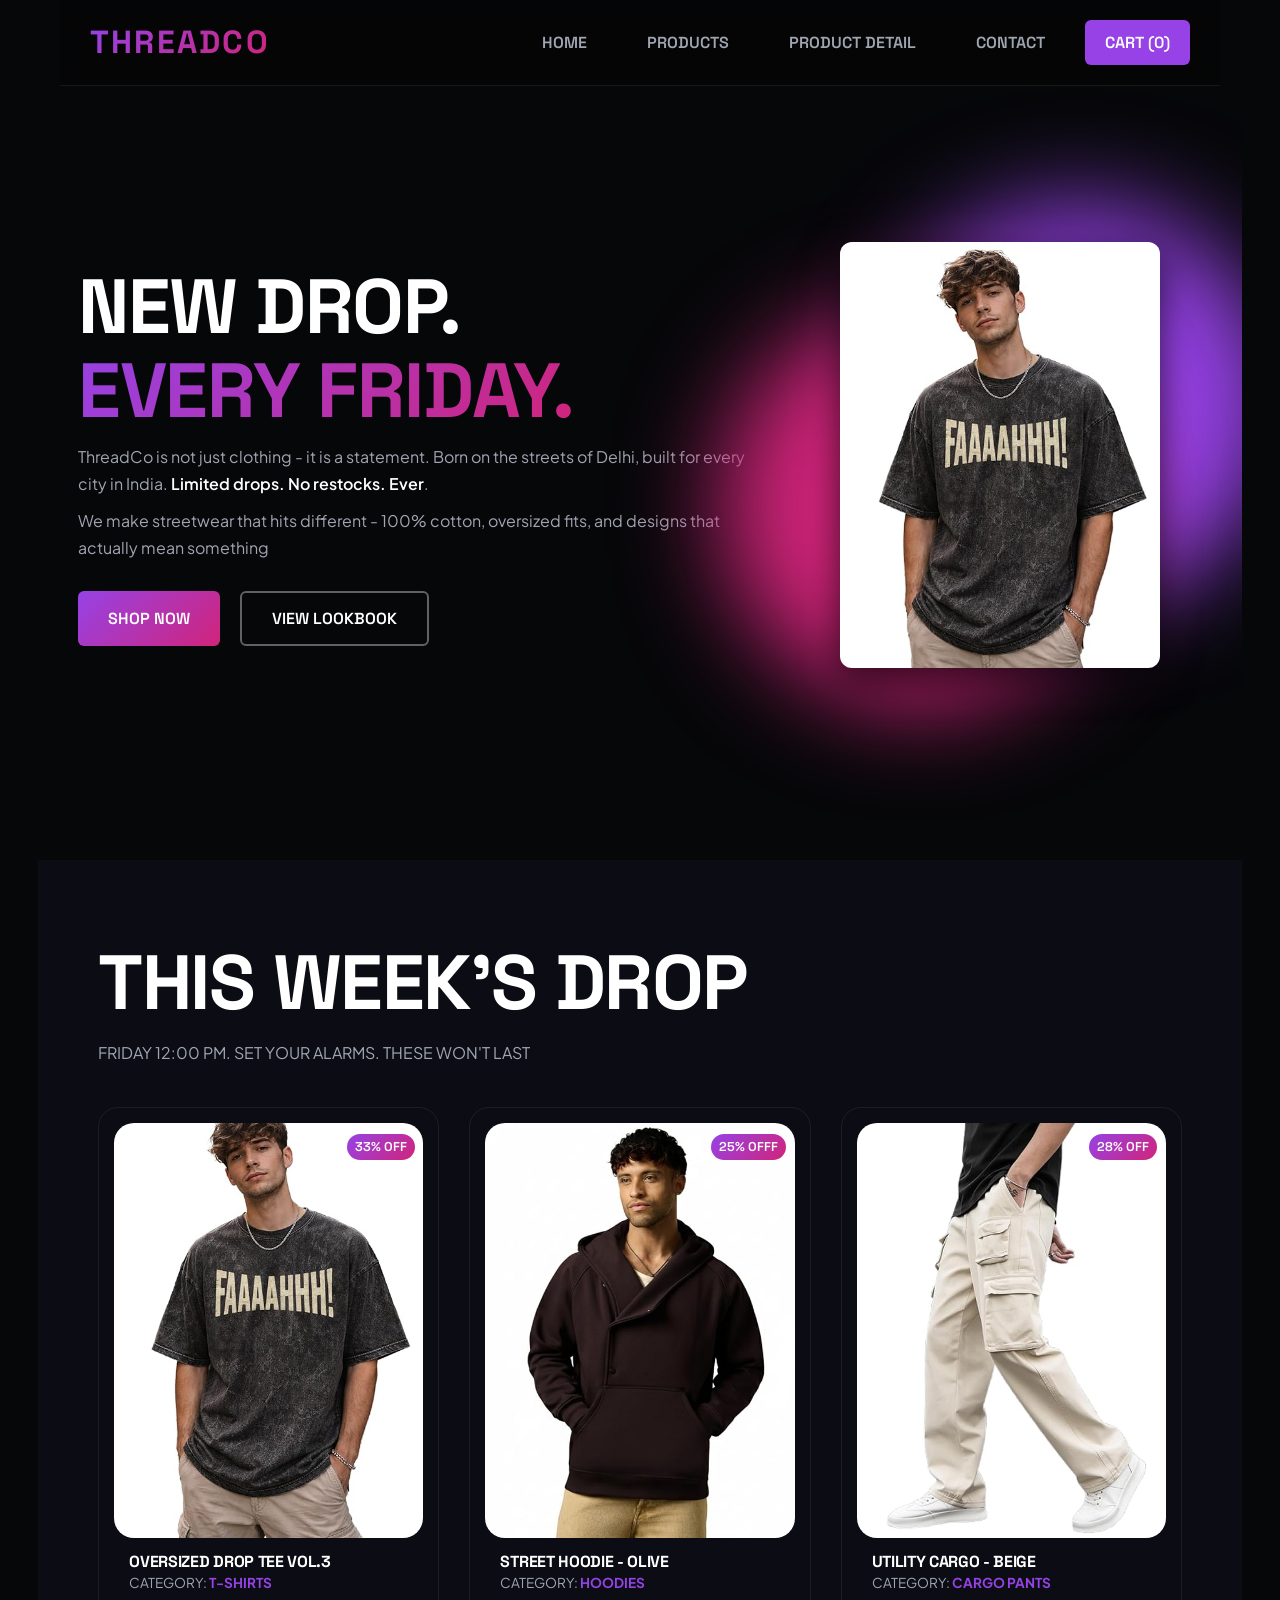
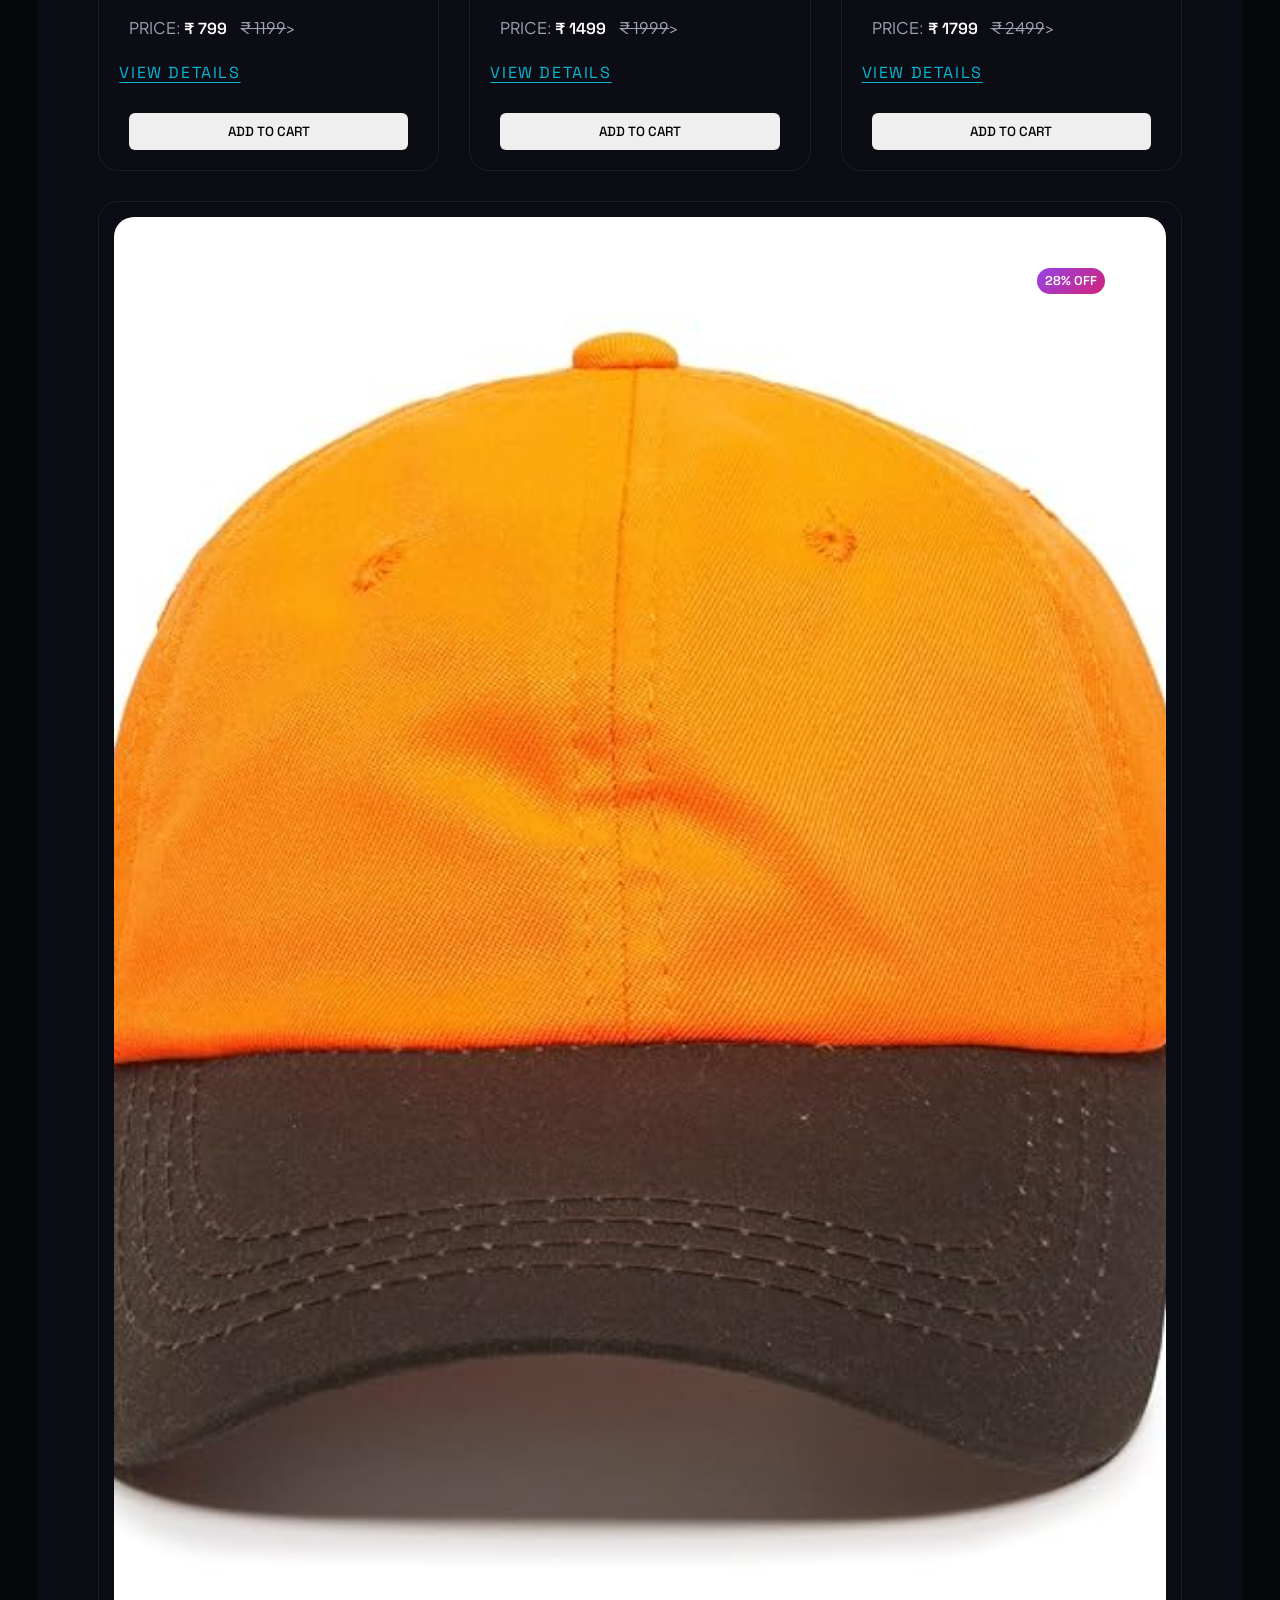
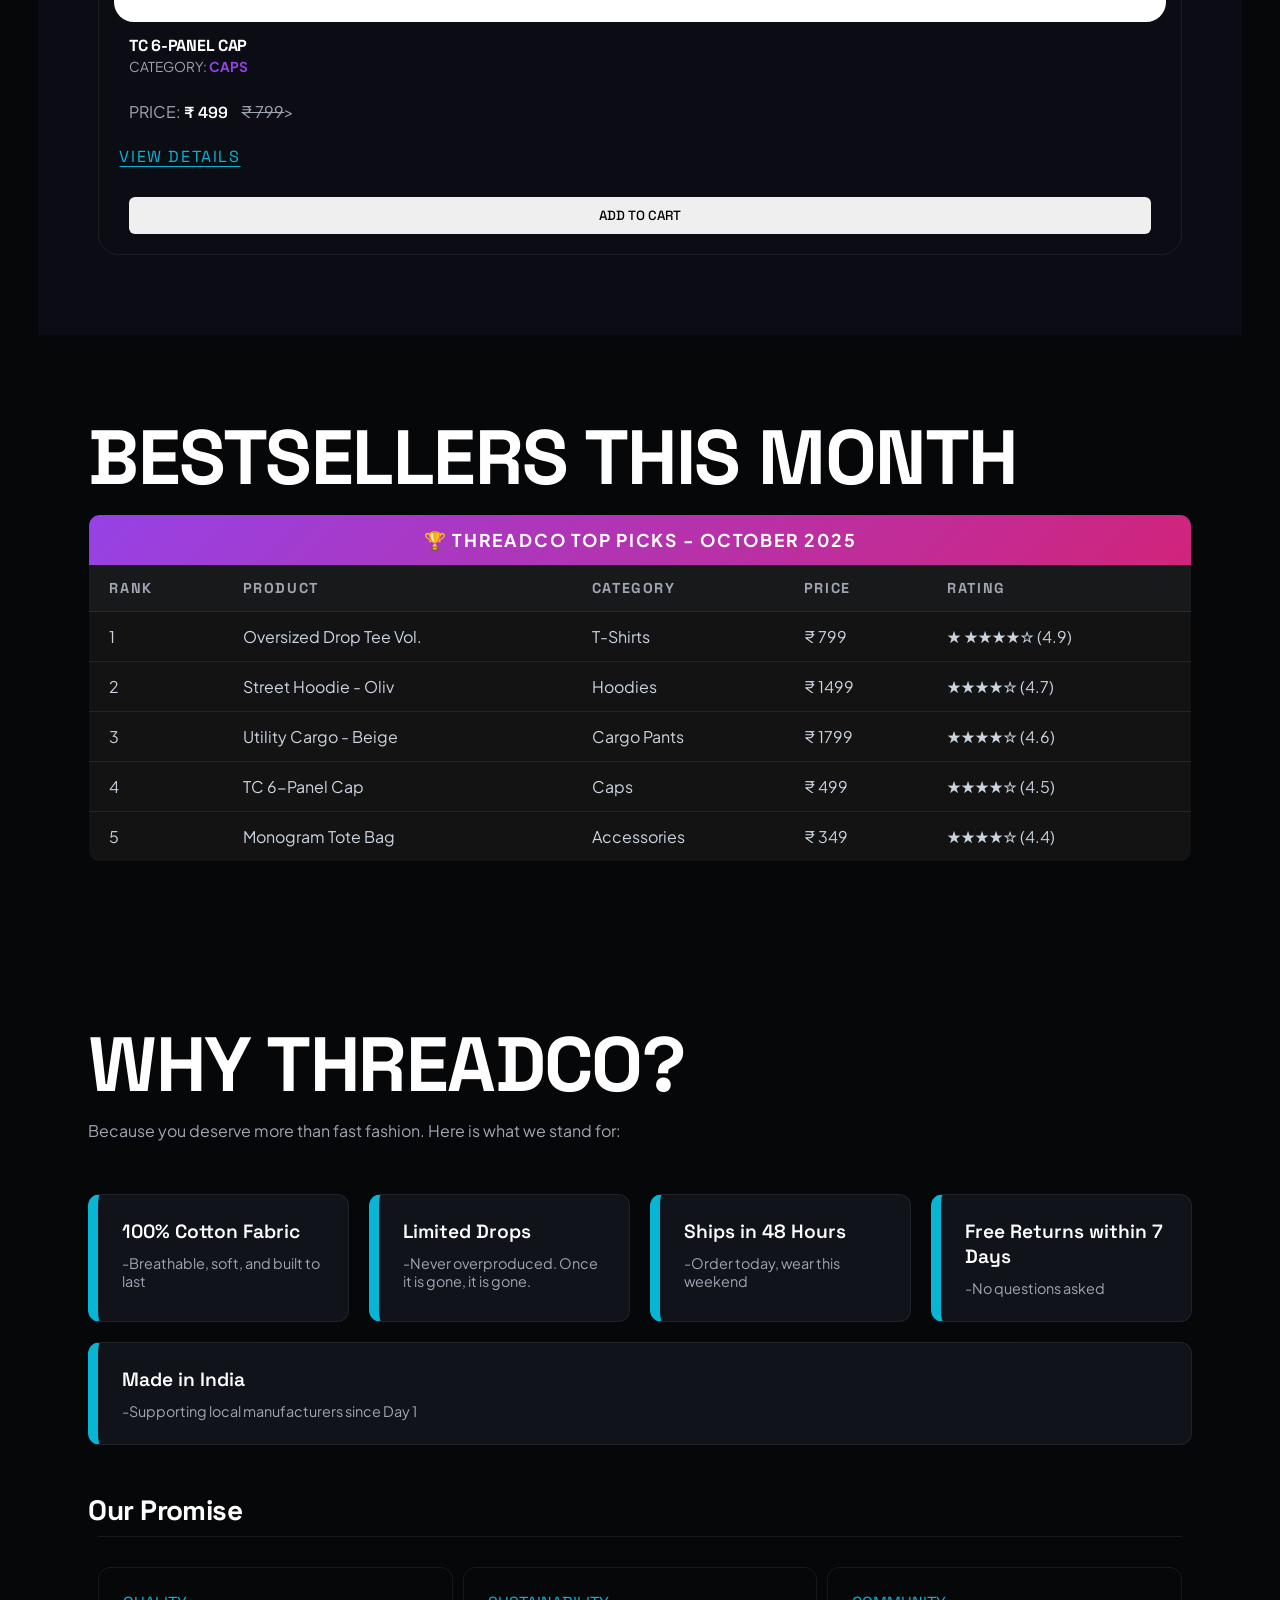
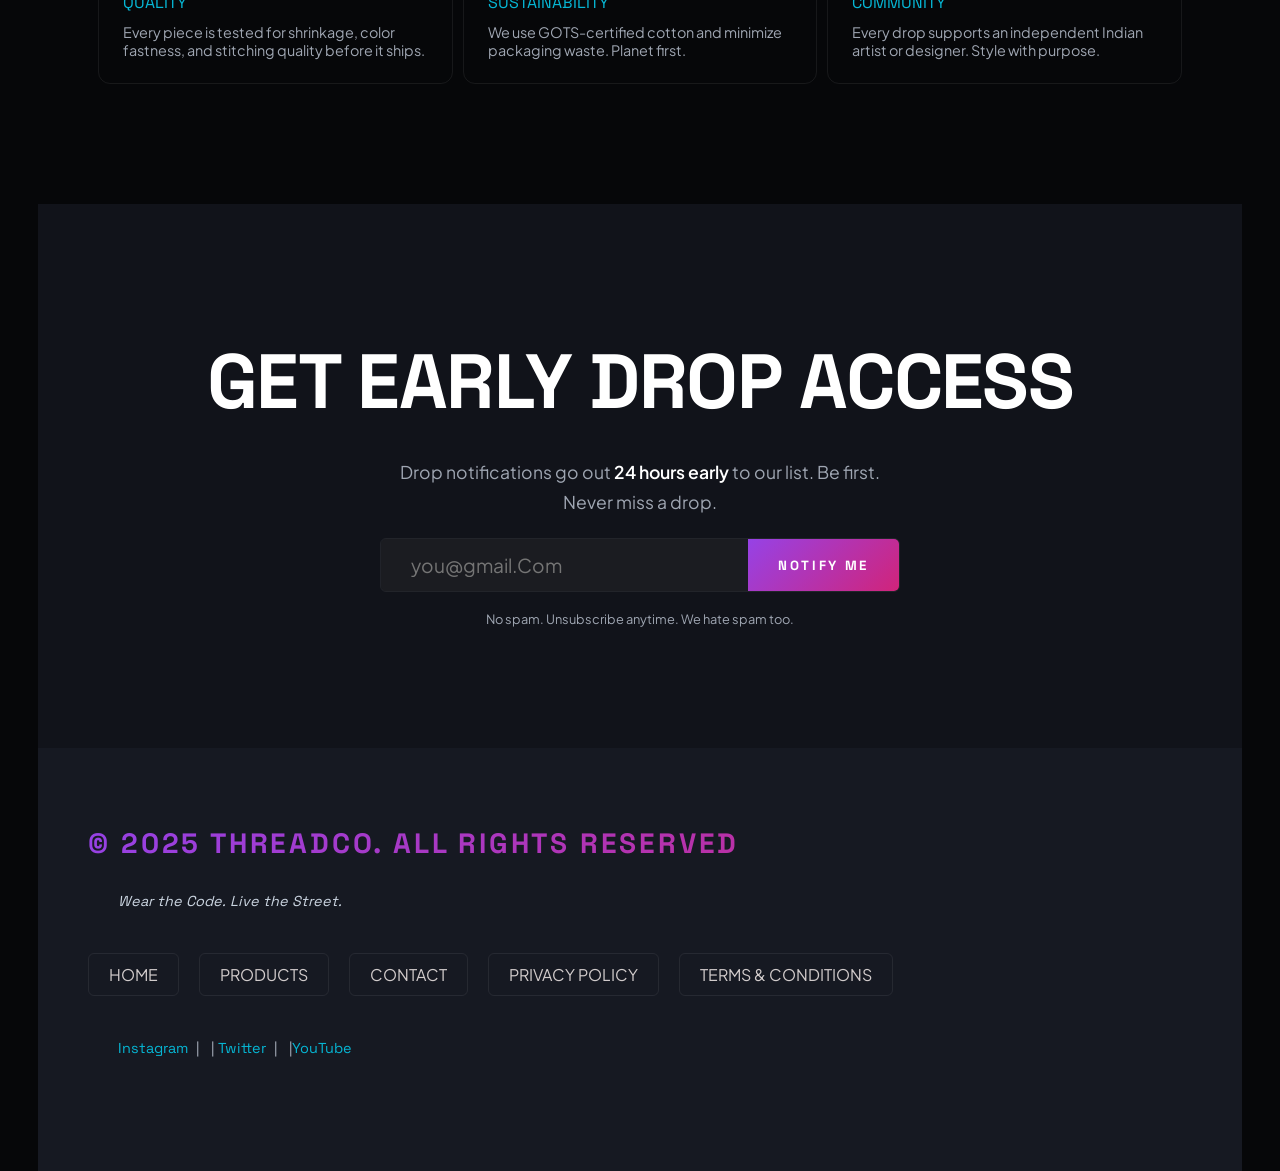
<file: index.html>
<!DOCTYPE html>
<html lang="en">

<head>
    <meta charset="UTF-8">
    <meta name="viewport" content="width=device-width, initial-scale=1.0">
    <title>ThreadCo-Wear the Code. Live the Street.</title>

    <link rel="stylesheet" href="style.css">
</head>

<body>
    <header>
        <h1>ThreadCo</h1>
        <!-- <p><em>Wear the Code. Live the Street.</em></p> -->
        <nav>
            <ul>
                <li><a href="index.html">Home</a></li>
                <li><a href="products.html">Products</a></li>
                <li><a href="product details.html">Product Detail</a></li>
                <li><a href="contact.html">Contact</a></li>
                <li><a href="">Cart (0)</a></li>
            </ul>
        </nav>


    </header>


    <main>
        <section id="hero">
            <div class="left-hero">
                <h2>New Drop. <br> <span id="gradient-text">Every Friday.</span></h2>
                <p>ThreadCo is not just clothing - it is a statement. Born on the streets of Delhi, built for every city
                    in
                    India. <strong>Limited drops. No restocks. Ever</strong>.</p>
                <p>We make streetwear that hits different - 100% cotton, oversized fits, and designs that actually mean
                    something</p>
                <div id="cta">
                    <a href="products.html" class="btn1">Shop Now </a>
                    <a href="products.html" class="btn2">View Lookbook</a>
                </div>
            </div>
            <div class="right-hero">
                <div class="glow orb1"></div>
                <div class="glow orb2"></div>
                <div class="right-hero-image">
                    <img src="images/product 1.jpg" alt="">
                </div>

            </div>
        </section>


        <section id="week-drop">
            <h2>This Week's Drop</h2>
            <p>Friday 12:00 PM. Set your alarms. These won't last</p>

            <div class="cards">
                <article>
                    <figure>
                        <img src="images/product 1.jpg" alt="">
                        <figcaption>Oversized Drop Tee Vol.3</figcaption>
                    </figure>

                    <h3>Oversized Drop Tee Vol.3</h3>
                    <p>Category: <span>T-Shirts</span></p>
                    <p>Price: <strong> &#8377; 799</strong> <s> &#8377; 1199</s>></p>
                    <p><mark>33% OFF</mark></p>

                    <a href="">View Details</a>
                    <button>Add to Cart</button>
                </article>

                <article>
                    <figure>
                        <img src="images/product 2.jpg" alt="">
                        <figcaption>Street Hoodie - Olive</figcaption>
                    </figure>

                    <h3>Street Hoodie - Olive</h3>
                    <p>Category: <span>Hoodies</span></p>
                    <p>Price: <strong>&#8377; 1499</strong> <s> &#8377; 1999</s>></p>
                    <p><mark>25% OFFF</mark></p>

                    <a href="">View Details</a>
                    <button>Add to Cart</button>
                </article>

                <article>
                    <figure>
                        <img src="images/product 3.jpg" alt="">
                        <figcaption>Utility Cargo - Beige</figcaption>
                    </figure>

                    <h3>Utility Cargo - Beige</h3>
                    <p>Category: <span>Cargo Pants</span></p>
                    <p>Price:<strong> &#8377; 1799</strong> <s> &#8377; 2499</s>></p>
                    <p><mark>28% OFF</mark></p>

                    <a href="">View Details</a>
                    <button>Add to Cart</button>
                </article>

                <article>
                    <figure>
                        <img src="images/product 4.jpg" alt="">
                        <figcaption>TC 6-Panel Cap</figcaption>
                    </figure>

                    <h3>TC 6-Panel Cap</h3>
                    <p>Category: <span>Caps</span></p>
                    <p>Price: <strong>&#8377; 499</strong> <s> &#8377; 799</s>></p>
                    <p><mark>28% OFF</mark></p>

                    <a href="">View Details</a>
                    <button>Add to Cart</button>
                </article>
            </div>

        </section>

        <section class="best-sellers" id="best-sellers-month">
            <h2>Bestsellers This Month</h2>
            <div class="table-scroll">
            <table>
                <tr>
                    <th colspan="5">&#127942; ThreadCo Top Picks - October 2025</th>

                </tr>
                <tr>
                    <th>Rank</th>
                    <th>product</th>
                    <th>Category</th>
                    <th>Price</th>
                    <th>rating</th>
                </tr>
                <tr>
                    <td>1</td>
                    <td>Oversized Drop Tee Vol.</td>
                    <td>T-Shirts</td>
                    <td>₹ 799</td>
                    <td> &#9733; &#9733;&#9733;&#9733;&#9733;&#9734; (4.9)</td>
                </tr>
                <tr>
                    <td>2</td>
                    <td>Street Hoodie - Oliv</td>
                    <td>Hoodies</td>
                    <td>₹ 1499</td>
                    <td>&#9733;&#9733;&#9733;&#9733;&#9734; (4.7)</td>
                </tr>
                <tr>
                    <td>3</td>
                    <td> Utility Cargo - Beige</td>
                    <td>Cargo Pants</td>
                    <td>₹ 1799 </td>
                    <td> &#9733;&#9733;&#9733;&#9733;&#9734; (4.6)</td>
                </tr>
                <tr>
                    <td>4</td>
                    <td> TC 6-Panel Cap</td>
                    <td>Caps</td>
                    <td> ₹ 499</td>
                    <td>&#9733;&#9733;&#9733;&#9733;&#9734; (4.5)</td>
                </tr>
                <tr>
                    <td>5</td>
                    <td>Monogram Tote Bag</td>
                    <td>Accessories </td>
                    <td>₹ 349</td>
                    <td>&#9733;&#9733;&#9733;&#9733;&#9734; (4.4)</td>
                </tr>
            </table>
            </div>
        </section>

        <section id="why-threadco">
            <h2>Why ThreadCo?</h2>
            <p>Because you deserve more than fast fashion. Here is what we stand for:</p>
            <ul>
                <li><strong>100% Cotton Fabric </strong> -Breathable, soft, and built to last</li>
                <li><strong>Limited Drops </strong> -Never overproduced. Once it is gone, it is gone.</li>
                <li><strong>Ships in 48 Hours </strong> -Order today, wear this weekend</li>
                <li><strong>Free Returns within 7 Days </strong> -No questions asked</li>
                <li><strong>Made in India </strong>-Supporting local manufacturers since Day 1</li>
            </ul>

            <h3>Our Promise</h3>
            <dl>
                <section>
                    <dt>Quality</dt>
                    <dd>Every piece is tested for shrinkage, color fastness, and stitching quality before it ships.</dd>
                </section>
                <section>
                    <dt>Sustainability</dt>
                    <dd>We use GOTS-certified cotton and minimize packaging waste. Planet first.</dd>
                </section>
                <section>
                    <dt>Community</dt>
                    <dd>Every drop supports an independent Indian artist or designer. Style with purpose.</dd>
                </section>
            </dl>
        </section>


        <section id="get-early">
            <h2>Get Early Drop Access</h2>
            <p>Drop notifications go out <strong> 24 hours early</strong> to our list. Be first. Never miss a drop.</p>
            <form action="">
                <!-- <label for="email">your email</label> -->
                <input type="email" id="" name="email" placeholder="you@gmail.Com">
                <button>notify me </button>
            </form>
            <br>
            <small>No spam. Unsubscribe anytime. We hate spam too.</small>

        </section>


    </main>



    <footer id="footer">

        <h3>&copy; 2025 ThreadCo. All rights reserved</h3>
        <p><em>Wear the Code. Live the Street.</em></p>
        <nav>
            <ul>
                <li><a href="index.html">Home</a></li>
                <li><a href="products.html">Products</a></li>
                <li><a href="contact.html">Contact</a></li>
                <li><a href="">Privacy Policy</a></li>
                <li><a href="">Terms & Conditions</a></li>
            </ul>
        </nav>
        <p>
            <a href="https://instagram.com" target="_blank">Instagram </a>
            &nbsp;| &nbsp;
            | <a href="https://twitter.com" target="_blank"> Twitter </a>
            &nbsp;| &nbsp;
            |<a href="https://youtube.com" target="_blank">YouTube</a>
        </p>

    </footer>
</body>

</html>
</file>
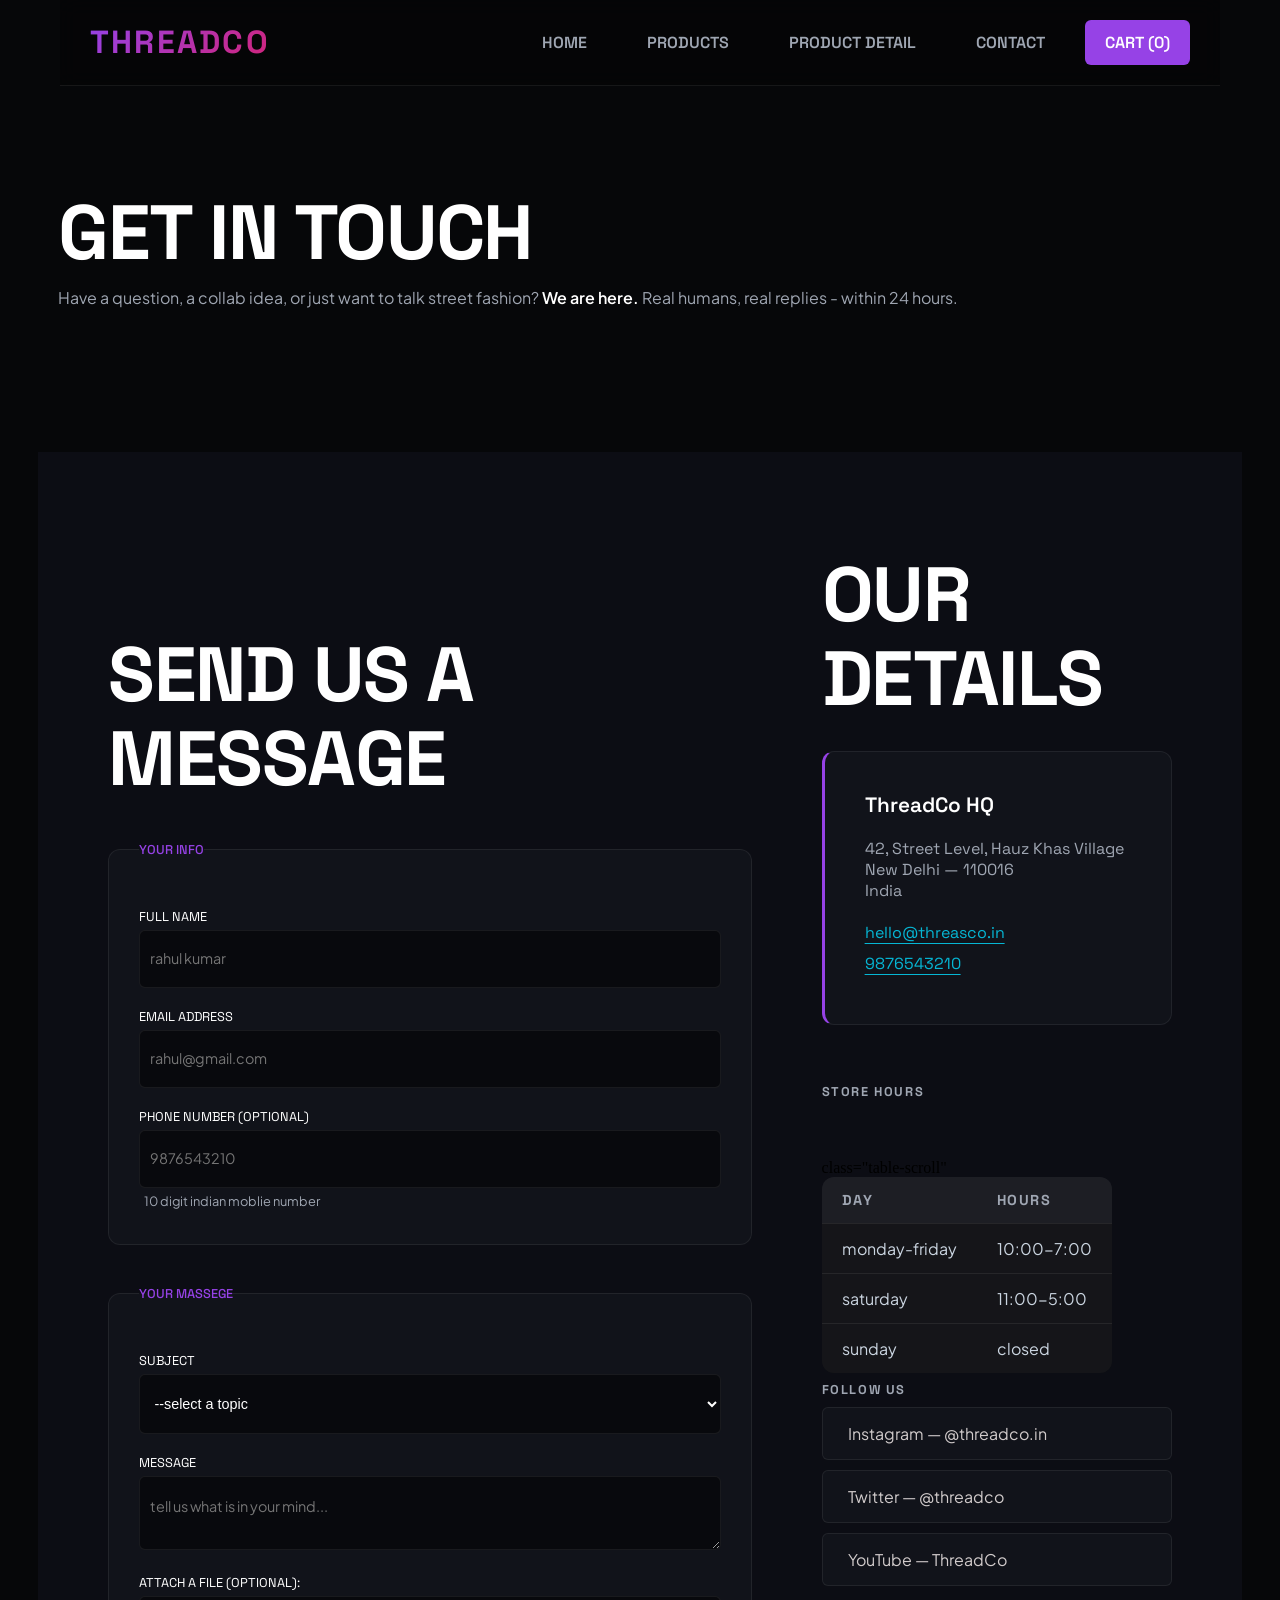
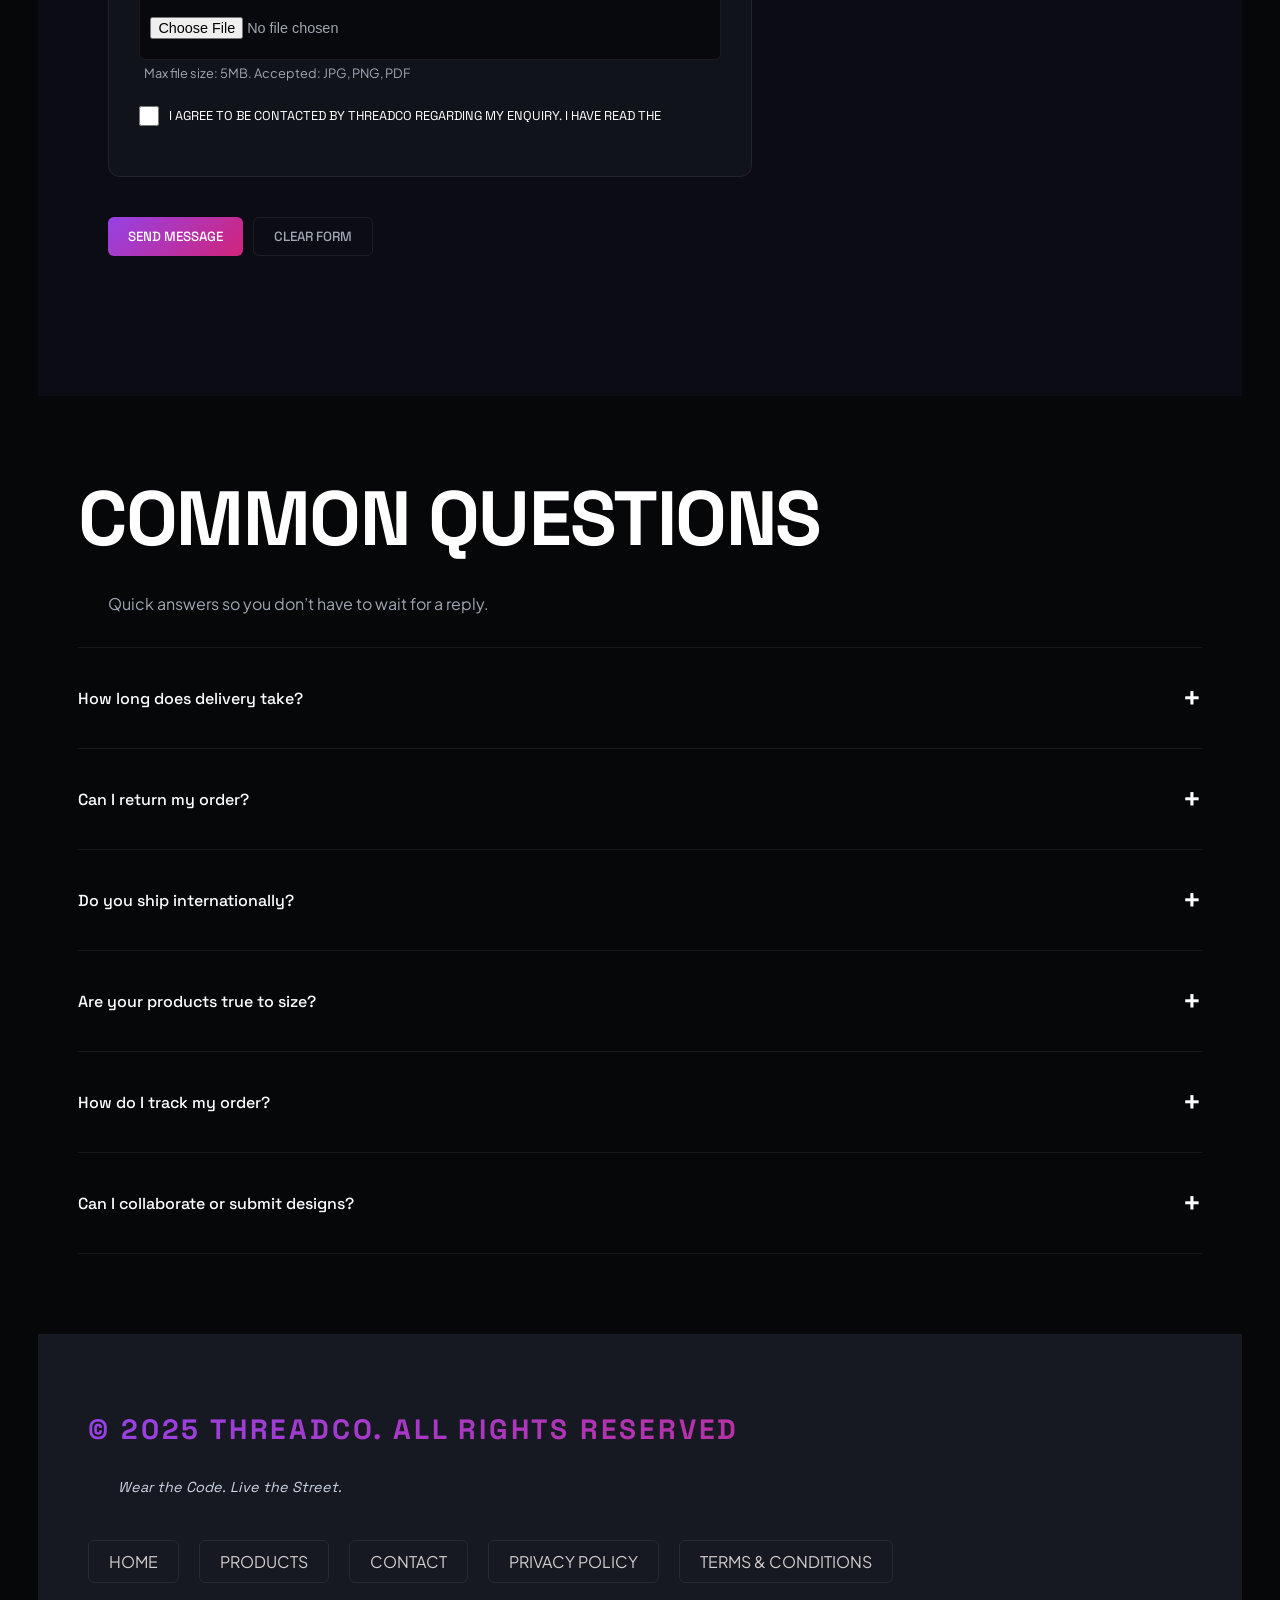
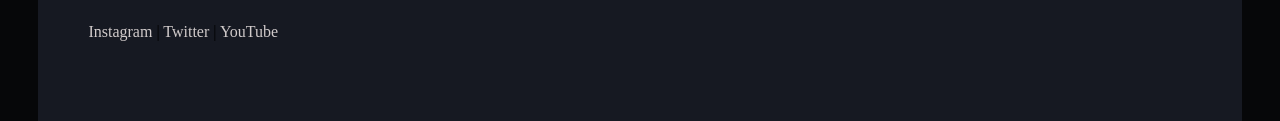
<file: contact.html>
<!DOCTYPE html>
<html lang="en">

<head>
    <meta charset="UTF-8">
    <meta name="viewport" content="width=device-width, initial-scale=1.0">
    <title>contact ThreadCo</title>
    <link rel="stylesheet" href="style.css">
</head>

<body>
    <header>
        <h1>ThreadCo</h1>
        <!-- <p><em>Wear the Code. Live the Street.</em></p> -->
        <nav>
            <ul>
                <li><a href="index.html">Home</a></li>
                <li><a href="products.html">Products</a></li>
                <li><a href="product details.html">Product Detail</a></li>
                <li><a href="contact.html">Contact</a></li>
                <li><a href="">Cart (0)</a></li>
            </ul>
        </nav>


    </header>

    <main>
        <section class="get-in-touch">
            <h2>Get In Touch</h2>

            <p>Have a question, a collab idea, or just want to talk street fashion? <strong>We are here.</strong> Real
                humans, real
                replies - within 24 hours.</p>

        </section>

        <div class="details">
            <section class="send-us-message">
                <h2>Send Us a Message</h2>
                <form action="">

                    <fieldset>
                        <legend>your info</legend>

                        <label for="fname">full name</label>
                        <input type="text" id="fname" name="name" placeholder="rahul kumar">

                        <label for="aemail">email address</label>
                        <input type="email" id="aemail" name="email " placeholder="rahul@gmail.com">

                        <label for="mob">phone number (optional)</label>
                        <input type="number" id="mob" name=" moblie" placeholder="9876543210">

                        <small>10 digit indian moblie number</small>

                    </fieldset>

                    <fieldset>
                        <legend>your massege</legend>

                        <label for="sub">subject</label>
                        <select name="subject" id="sub">
                            <option value="select">--select a topic </option>
                            <option value="order">order issue</option>
                            <option value="return">return/refund</option>
                            <option value="collabration">collabration/partnership</option>
                        </select>

                        <label for="message">Message</label>
                        <textarea name="Message" id="message" row="6" cols="50"
                            placeholder="tell us what is in your mind..." required minlength="20"></textarea>
                        <br>

                        <label for="attachment">Attach a file (optional):</label>
                        <input type="file" id="attachment" name="attachment">
                        <small>Max file size: 5MB. Accepted: JPG, PNG, PDF</small>

                        <div class="consent">
                            <input type="checkbox" id="consent" name="consent">
                            <label for="consent">
                                I agree to be contacted by ThreadCo regarding my enquiry.
                                I have read the <a href="privacy policy "></a>
                            </label>
                        </div>
                    </fieldset>

                    <div class="contact-btns">
                        <button type="submit">send Message</button>
                        <button type="reset">clear form</button>
                    </div>
                </form>
            </section>

            <section class="our-details">
                <h2>our details</h2>
                <address>
                    <strong>ThreadCo HQ</strong><br>
                    42, Street Level, Hauz Khas Village <br>
                    New Delhi — 110016 <br>
                    India
                    <br><br>
                    <a href="mailto:">hello@threasco.in</a> <br>
                    <a href="tel:">9876543210</a>

                </address>

                <div>
                    <h3>store hours</h3>
                    <div> class="table-scroll"
                        <table>
                            <tr>
                                <th>Day</th>
                                <th>Hours</th>
                            </tr>
                            <tr>
                                <td>monday-friday</td>
                                <td>10:00-7:00</td>
                            </tr>
                            <tr>
                                <td>saturday</td>
                                <td>11:00-5:00</td>
                            </tr>
                            <tr>
                                <td>sunday</td>
                                <td>closed</td>
                            </tr>
                        </table>
                    </div>
                </div>

                <div>

                    <h3>follow Us</h3>
                    <ul>
                        <li><a href="">Instagram — @threadco.in</a></li>
                        <li><a href="">Twitter — @threadco</a></li>
                        <li><a href="">YouTube — ThreadCo</a></li>
                    </ul>
                </div>

            </section>
        </div>

        <section class="common-questions">

            <h2>Common Questions</h2>
            <p>Quick answers so you don’t have to wait for a reply.</p>
            <details>
                <summary>How long does delivery take?</summary>
                <p>We ship within 48 hours of order confirmation. Standard delivery takes 3—5 business days across
                    India. Express delivery (1—2 days) is available at checkout for select pin codes.</p>

            </details>

            <details>
                <summary>Can I return my order?</summary>
                <p>Yes! We offer free returns within 7 days of delivery. The item must be unworn, unwashed, and in its
                    original packaging with all tags attached. Initiate your return from the Orders section of your
                    account.</p>
            </details>

            <details>
                <summary>Do you ship internationally?</summary>
                <p>Not yet — but we’re working on it. International shipping is planned for early 2026. Sign up for our
                    newsletter to get notified first.</p>

            </details>

            <details>
                <summary>Are your products true to size?</summary>
                <p>ThreadCo tees and hoodies are oversized by design. If you prefer a more fitted look, we recommend
                    sizing down. Check the <a href="">Size Guide</a> on any product page for exact measurements.</p>

            </details>

            <details>
                <summary>How do I track my order?</summary>
                <p>Once your order ships, you will receive a tracking link via SMS and email. You can also track your
                    order by entering your order ID on our <a href="">Order Tracking page.</a></p>

            </details>

            <details>

                <summary>Can I collaborate or submit designs?</summary>
                <p>Absolutely. ThreadCo works with independent Indian artists on every drop. If you have a design
                    concept or want to collab, reach out via the form above and select “Collaboration / Partnership” as
                    the subject. We read every single message</p>
            </details>
        </section>

    </main>

    <footer id="footer">
        <h3>&copy; 2025 ThreadCo. All rights reserved</h3>
        <p><em>Wear the Code. Live the Street.</em></p>
        <nav>
            <ul>
                <li><a href="index.html">Home</a></li>
                <li><a href="products.html">Products</a></li>
                <li><a href="contact.html">Contact</a></li>
                <li><a href="">Privacy Policy</a></li>
                <li><a href="">Terms & Conditions</a></li>
            </ul>
        </nav>

        <a href="">Instagram </a> | <a href=""> Twitter </a> | <a href="">YouTube</a>
    </footer>
</body>

</html>
</file>
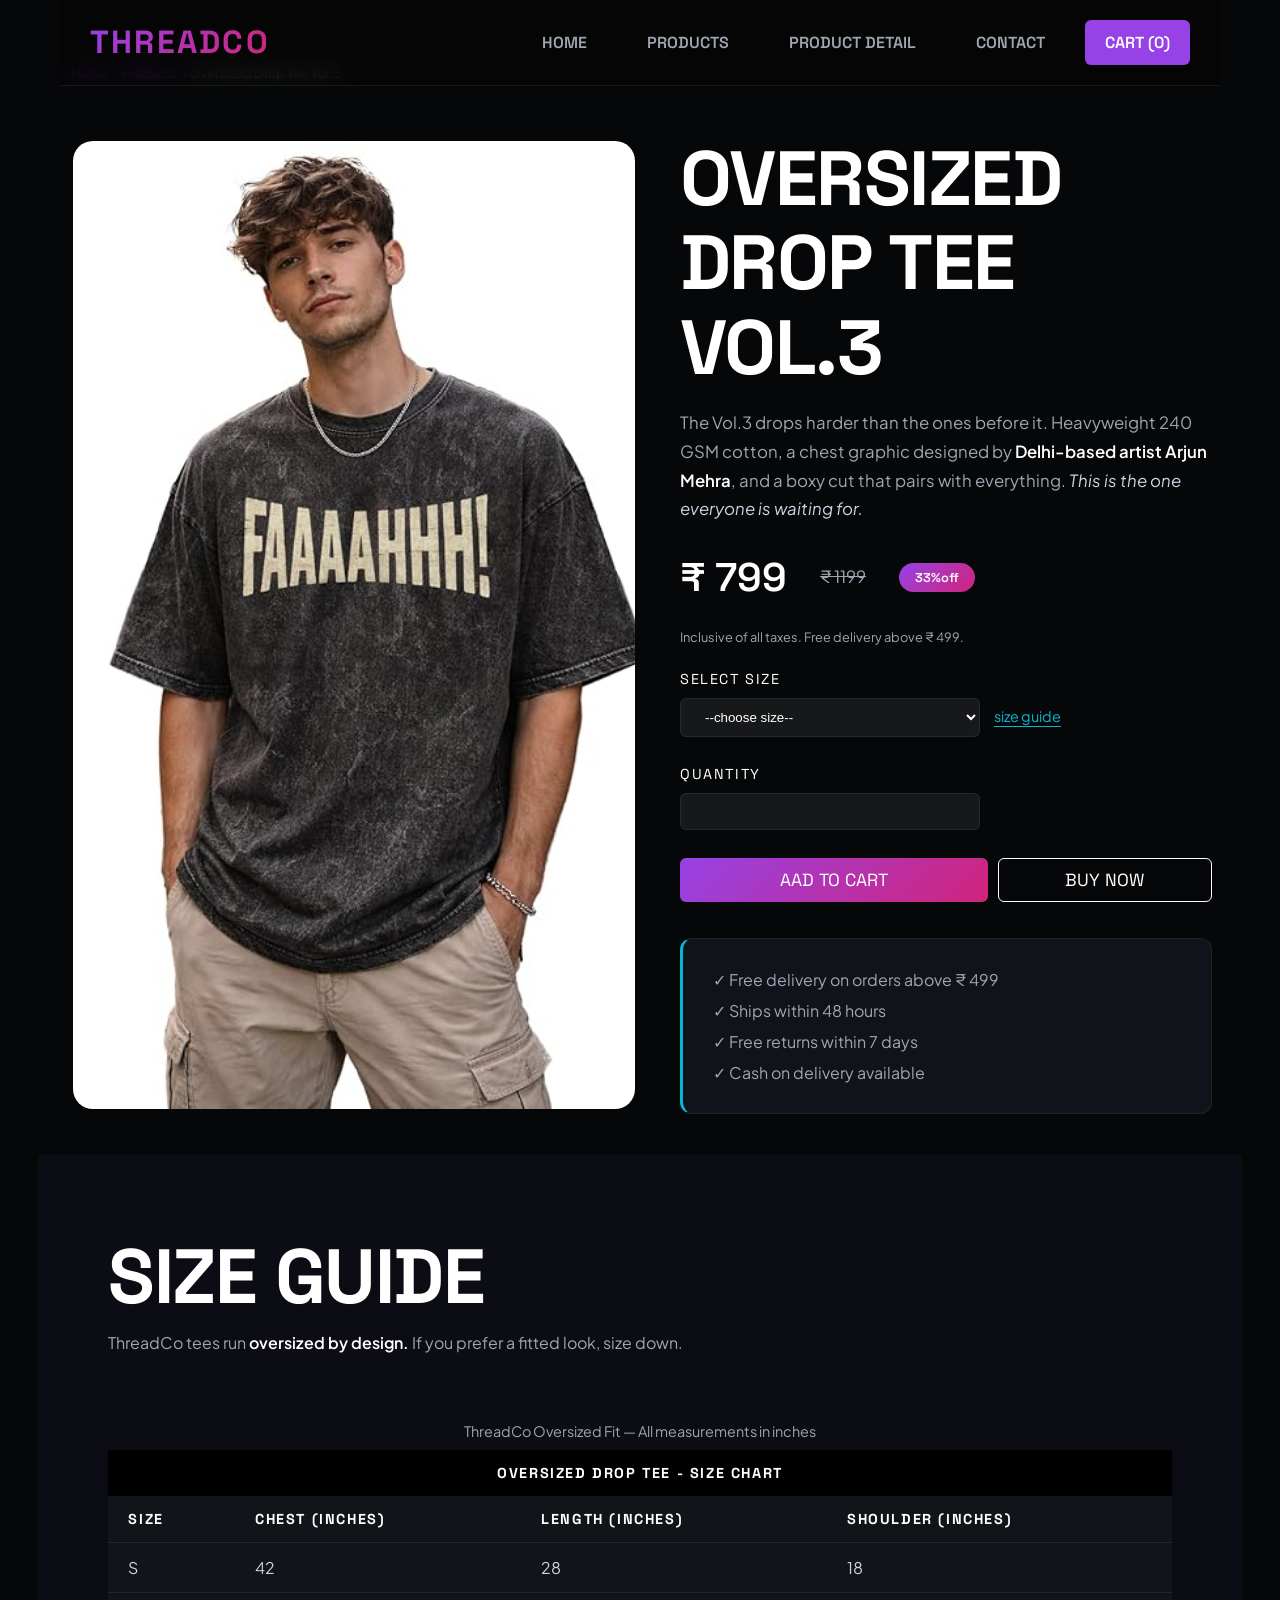
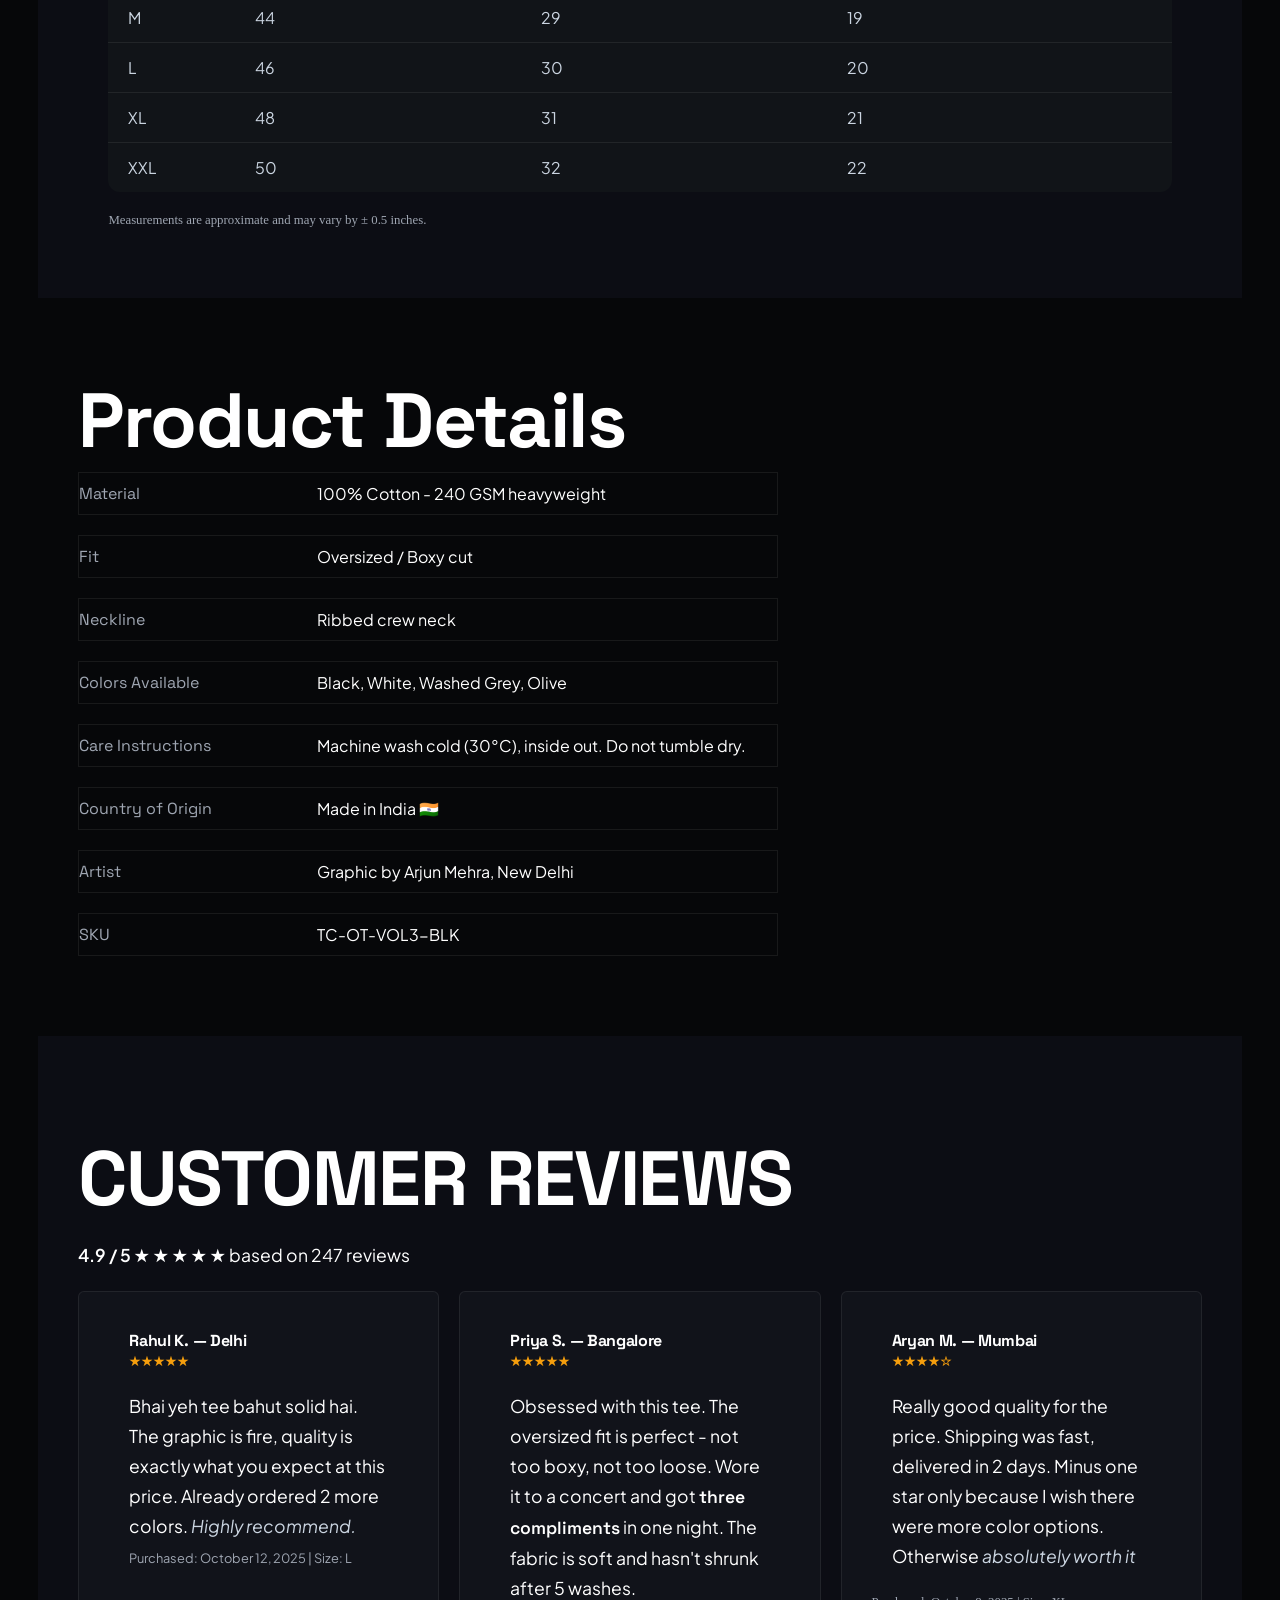
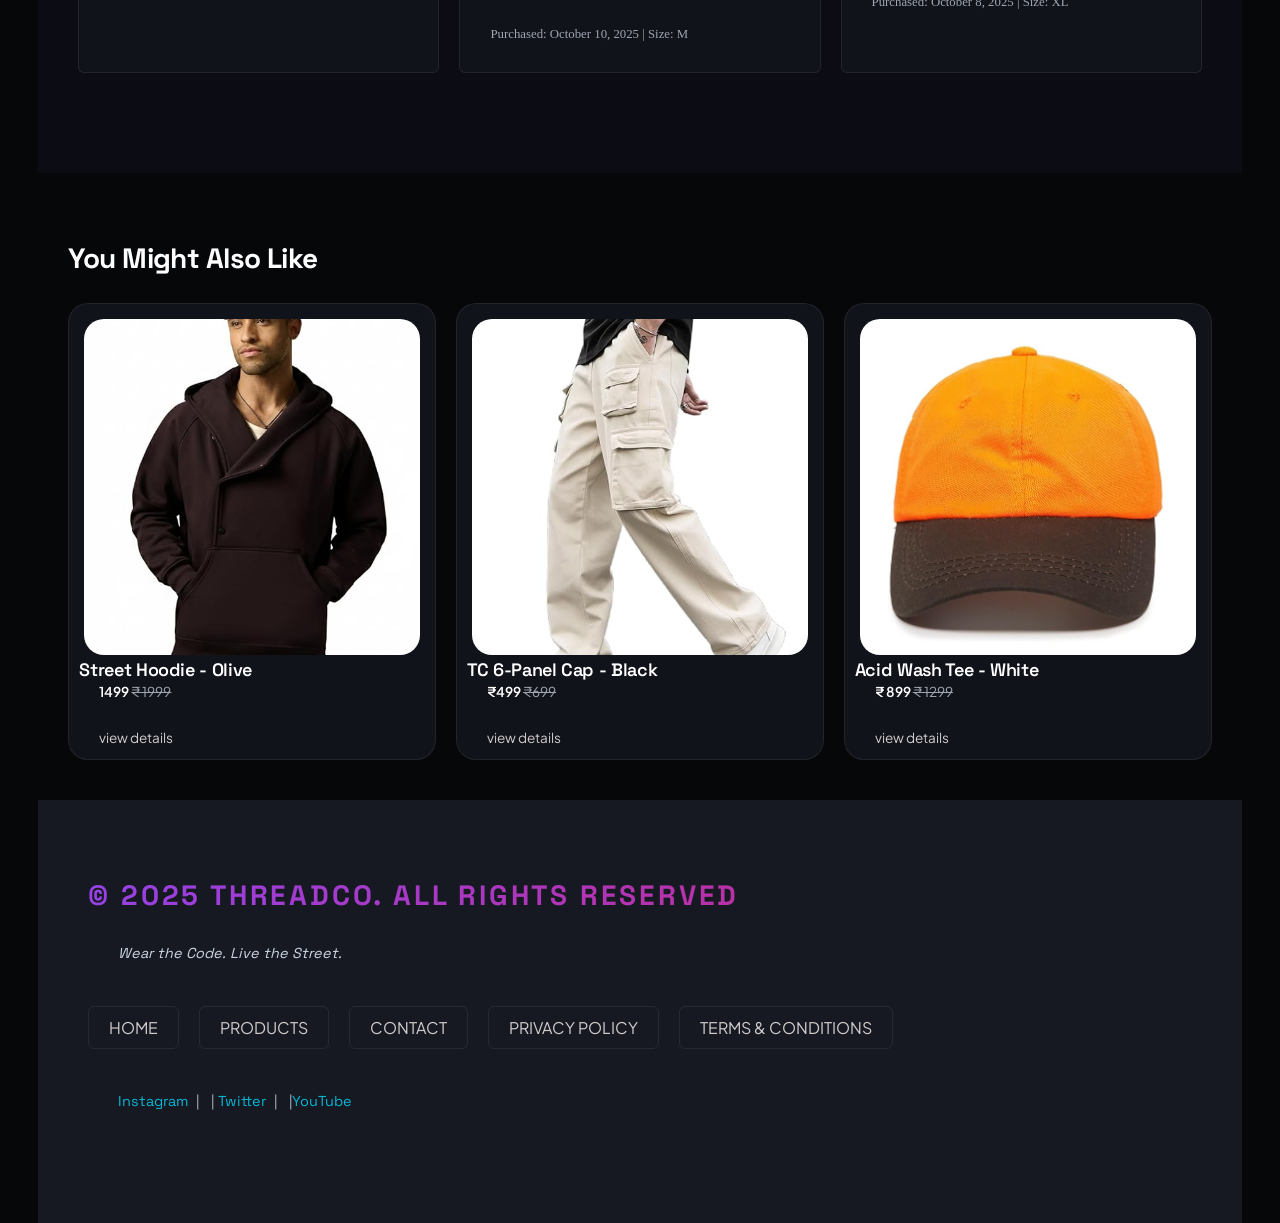
<file: product details.html>
<!DOCTYPE html>
<html lang="en">

<head>
    <meta charset="UTF-8">
    <meta name="viewport" content="width=device-width, initial-scale=1.0">
    <title>Oversized Drop Tee Vol.3</title>
    <link rel="stylesheet" href="style.css">
</head>

<body>

    <header>
        <h1>ThreadCo</h1>
        <!-- <p><em>Wear the Code. Live the Street.</em></p> -->
        <nav>
            <ul>
                <li><a href="index.html">Home</a></li>
                <li><a href="products.html">Products</a></li>
                <li><a href="product details.html">Product Detail</a></li>
                <li><a href="contact.html">Contact</a></li>
                <li><a href="">Cart (0)</a></li>
            </ul>
        </nav>


    </header>


    <main>
        <nav aria-label="breadcrumb">
            <a href="index.html">Home</a>
            &rsaquo;
            <a href="products.html">Products</a>
            &rsaquo;
            Oversized Drop Tee Vol.3
        </nav>

        <section id="product-detail">
            <figure>
                <img src="images/product 1.jpg" alt="ThreadCo Oversized Drop Tee Vol.3 - Black Colorway" width="600">
                <figcaption>Oversized Drop Tee Vol.3 - Black Colorway</figcaption>
            </figure>

            <div class="product-detail-left">
                <h2>Oversized Drop Tee Vol.3</h2>
                <p>The Vol.3 drops harder than the ones before it. Heavyweight 240 GSM cotton, a chest graphic designed
                    by
                    <strong>Delhi-based artist Arjun Mehra</strong>, and a boxy cut that pairs with everything. <em>This
                        is
                        the one everyone is waiting for.</em>
                </p>

                <p>
                    <strong>&#8377; 799</strong>
                    &nbsp;
                    <s>&#8377; 1199</s>
                    &nbsp;
                    <mark>33%off</mark>
                </p>


                <p><small>Inclusive of all taxes. Free delivery above &#8377; 499.</small></p>

                <label for="size">select size</label>
                <select name="size" id="size">
                    <option value="">--choose size--</option>
                    <option value="">s</option>
                    <option value="">m</option>
                    <option value="">xl</option>
                    <option value="">xxl</option>
                </select>
                <a href="#size chat">size guide</a>

                <br><br>
                <label for="quantity">quantity</label>
                <input type="number" id="quantity" name="quantity" max="10" min="1">
                <br><br>

                <div class="product-details-btns">
                    <button>aad to cart</button>
                    <button>buy now</button>
                </div>

                <br><br>
                <ul>
                    <li>&#10003; Free delivery on orders above ₹ 499</li>
                    <li>&#10003; Ships within 48 hours</li>
                    <li> &#10003; Free returns within 7 days</li>
                    <li> &#10003; Cash on delivery available</li>

                </ul>
            </div>
        </section>


        <section id="size-chat" class="best-sellers">
            <h2>Size Guide</h2>
            <p>ThreadCo tees run <strong>oversized by design.</strong> If you prefer a fitted look, size down.</p>
            <br><br>
            <div class="table-scroll">
                <table>
                    <caption>ThreadCo Oversized Fit — All measurements in inches</caption>
                    <tr>
                        <th colspan="4">Oversized Drop Tee - Size Chart</th>

                    </tr>
                    <tr>
                        <th>Size </th>
                        <th>Chest (inches)</th>
                        <th>Length (inches)</th>
                        <th>Shoulder (inches)</th>
                    </tr>


                    <tr>
                        <td>S</td>
                        <td>42</td>
                        <td>28</td>
                        <td>18</td>
                    </tr>
                    <tr>
                        <td>M</td>
                        <td>44</td>
                        <td>29</td>
                        <td>19</td>
                    </tr>
                    <tr>
                        <td>L</td>
                        <td>46</td>
                        <td>30</td>
                        <td>20</td>
                    </tr>
                    <tr>
                        <td>XL</td>
                        <td>48</td>
                        <td>31</td>
                        <td>21</td>
                    </tr>
                    <tr>
                        <td>XXL</td>
                        <td>50</td>
                        <td>32</td>
                        <td>22</td>
                    </tr>
                </table>
            </div>

            <br>
            <small>Measurements are approximate and may vary by ± 0.5 inches.</small>
        </section>

        <section id="product-details">
            <h2>Product Details</h2>
            <dl>
                <div>
                    <dt>Material</dt>
                    <dd>100% Cotton - 240 GSM heavyweight</dd>
                </div>

                <div>
                    <dt>Fit</dt>
                    <dd>Oversized / Boxy cut</dd>
                </div>

                <div>
                    <dt>Neckline</dt>
                    <dd>Ribbed crew neck</dd>
                </div>

                <div>
                    <dt>Colors Available</dt>
                    <dd>Black, White, Washed Grey, Olive</dd>
                </div>

                <div>
                    <dt>Care Instructions</dt>
                    <dd>Machine wash cold (30°C), inside out. Do not tumble dry.</dd>
                </div>

                <div>
                    <dt>Country of Origin</dt>
                    <dd>Made in India 🇮🇳</dd>
                </div>

                <div>
                    <dt>Artist</dt>
                    <dd>Graphic by Arjun Mehra, New Delhi</dd>
                </div>

                <div>
                    <dt>SKU</dt>
                    <dd>TC-OT-VOL3-BLK</dd>
                </div>

            </dl>


        </section>

        <section class="customer-reviews">
            <h2>Customer Reviews</h2>
            <p>
                <strong>4.9 / 5 </strong>
                &#9733; &#9733; &#9733; &#9733; &#9733;
                based on 247 reviews
            </p>

            <div class="customer-reviews-details">

                <article>
                    <h3>Rahul K. — Delhi</h3>
                    <p>&#9733;&#9733;&#9733;&#9733;&#9733;</p>
                    <p>Bhai yeh tee bahut solid hai. The graphic is fire, quality is exactly what you expect at this
                        price.
                        Already ordered 2 more colors. <em> Highly recommend.</em>

                        <small> Purchased: October 12, 2025 | Size: L</small>

                </article>

                <article>
                    <h3>Priya S. — Bangalore</h3>
                    <p>&#9733;&#9733;&#9733;&#9733;&#9733;</p>
                    <p>Obsessed with this tee. The oversized fit is perfect - not too boxy, not too loose. Wore it to a
                        concert and got <strong>three compliments</strong> in one night. The fabric is soft and hasn't
                        shrunk after 5 washes.</p>

                    <small>Purchased: October 10, 2025 | Size: M</small>
                </article>

                <article>
                    <h3>Aryan M. — Mumbai</h3>
                    <p>&#9733;&#9733;&#9733;&#9733;&#9734;</p>
                    <p>Really good quality for the price. Shipping was fast, delivered in 2 days. Minus one star only
                        because I wish there were more color options. Otherwise <em>absolutely worth it</em></p>

                    <small>Purchased: October 8, 2025 | Size: XL</small>

                </article>
            </div>

        </section>

        <section class="might-also-like">
            <h3>You Might Also Like</h3>

            <div class="also-like-items">
                <article>
                    <figure>
                        <img src="images/product 2.jpg" alt="">
                        <figcaption>Street Hoodie - Olive</figcaption>
                    </figure>

                    <h4>Street Hoodie - Olive</h4>
                    <p><strong>1499</strong>
                        <s>&#8377; 1999</s>
                        <br><br>
                        <a href="products.html">view details</a>
                    </p>
                </article>

                <article>
                    <figure>
                        <img src="images/product 3.jpg" alt="">
                        <figcaption>TC 6-Panel Cap - Black</figcaption>
                    </figure>

                    <h4>TC 6-Panel Cap - Black</h4>
                    <p>
                        <strong>&#8377;499</strong>
                        <s>&#8377;699</s>
                        <br><br>
                        <a href="products.html">view details</a>
                    </p>
                </article>

                <article>
                    <figure>
                        <img src="images/product 4.jpg" alt="">
                        <figcaption>Acid Wash Tee - White</figcaption>

                    </figure>

                    <h4>Acid Wash Tee - White</h4>
                    <p>
                        <strong>&#8377; 899</strong>
                        <s>&#8377; 1299</s>
                        <br><br>
                        <a href="products.html">view details</a>
                    </p>
                </article>
            </div>
        </section>

    </main>

    <footer id="footer">

        <h3>&copy; 2025 ThreadCo. All rights reserved</h3>
        <p><em>Wear the Code. Live the Street.</em></p>
        <nav>
            <ul>
                <li><a href="index.html">Home</a></li>
                <li><a href="products.html">Products</a></li>
                <li><a href="contact.html">Contact</a></li>
                <li><a href="">Privacy Policy</a></li>
                <li><a href="">Terms & Conditions</a></li>
            </ul>
        </nav>
        <p>
            <a href="https://instagram.com" target="_blank">Instagram </a>
            &nbsp;| &nbsp;
            | <a href="https://twitter.com" target="_blank"> Twitter </a>
            &nbsp;| &nbsp;
            |<a href="https://youtube.com" target="_blank">YouTube</a>
        </p>

    </footer>
</body>

</html>
</file>
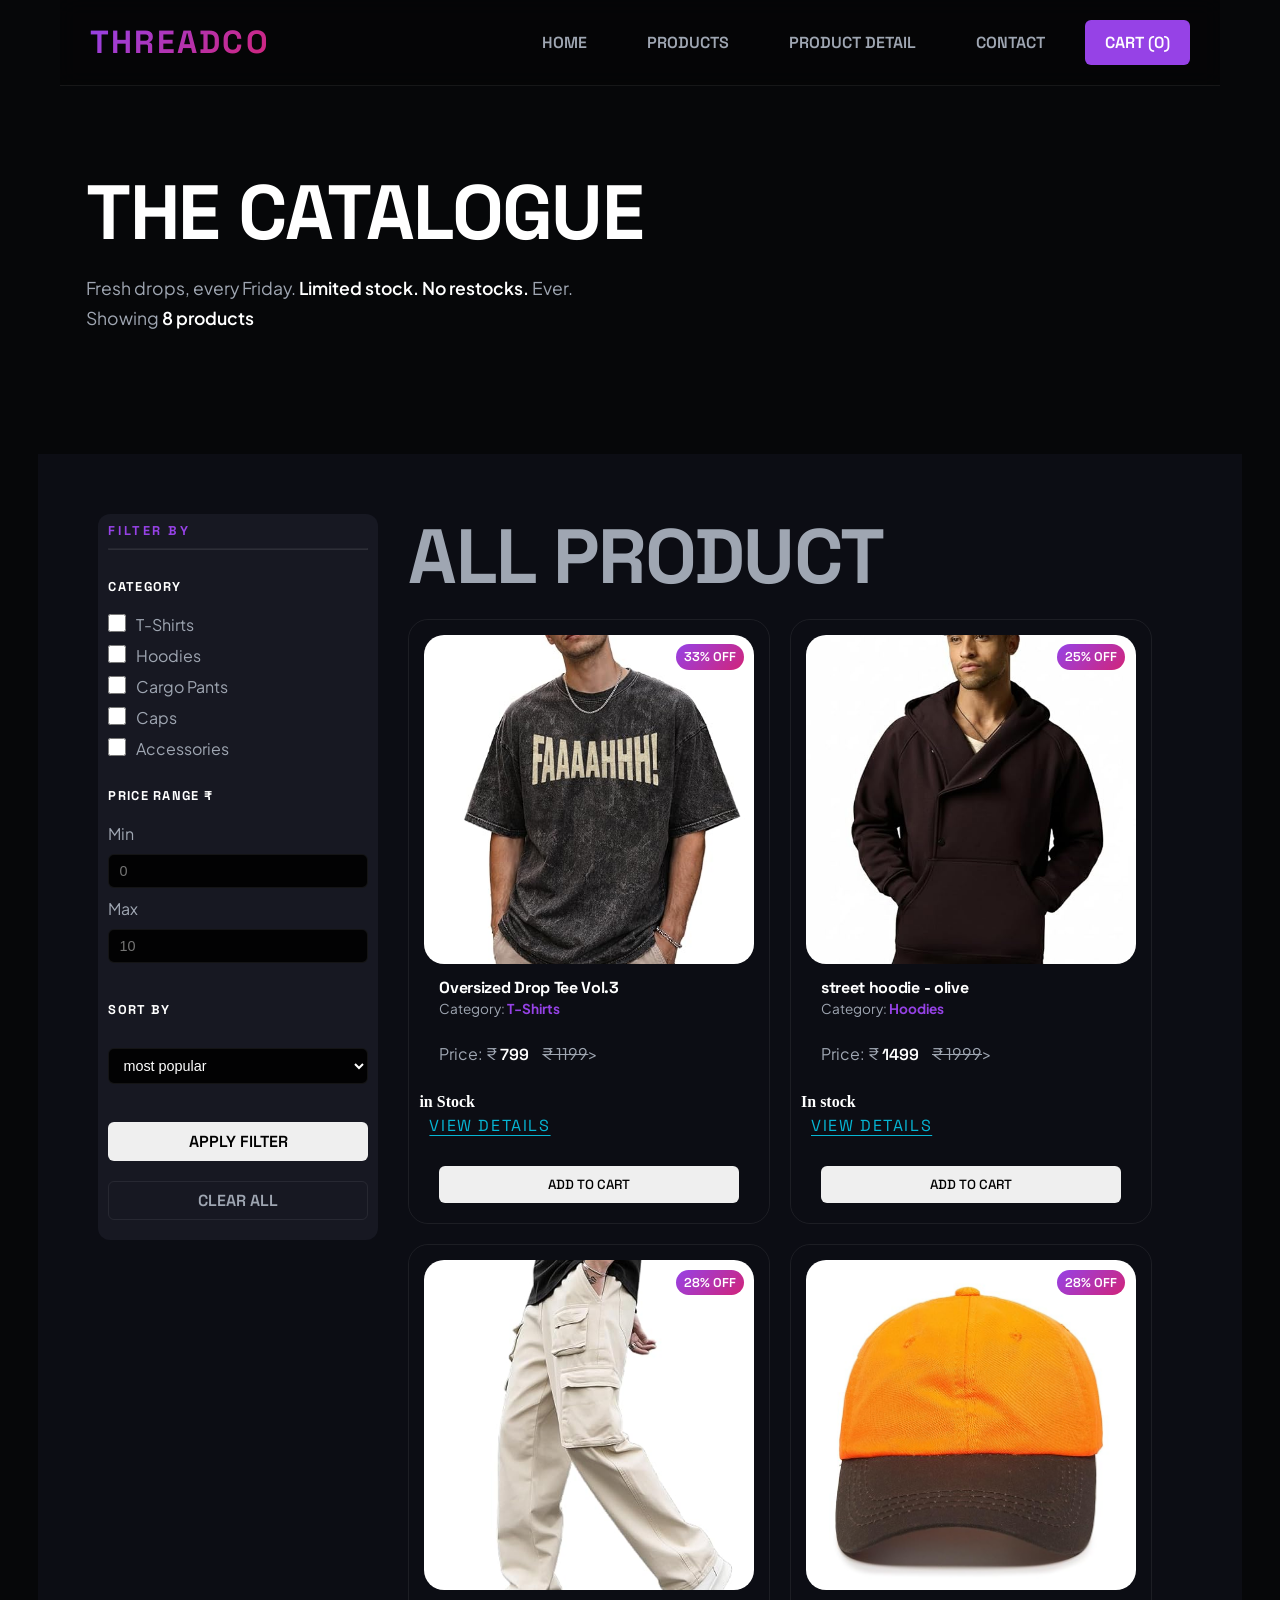
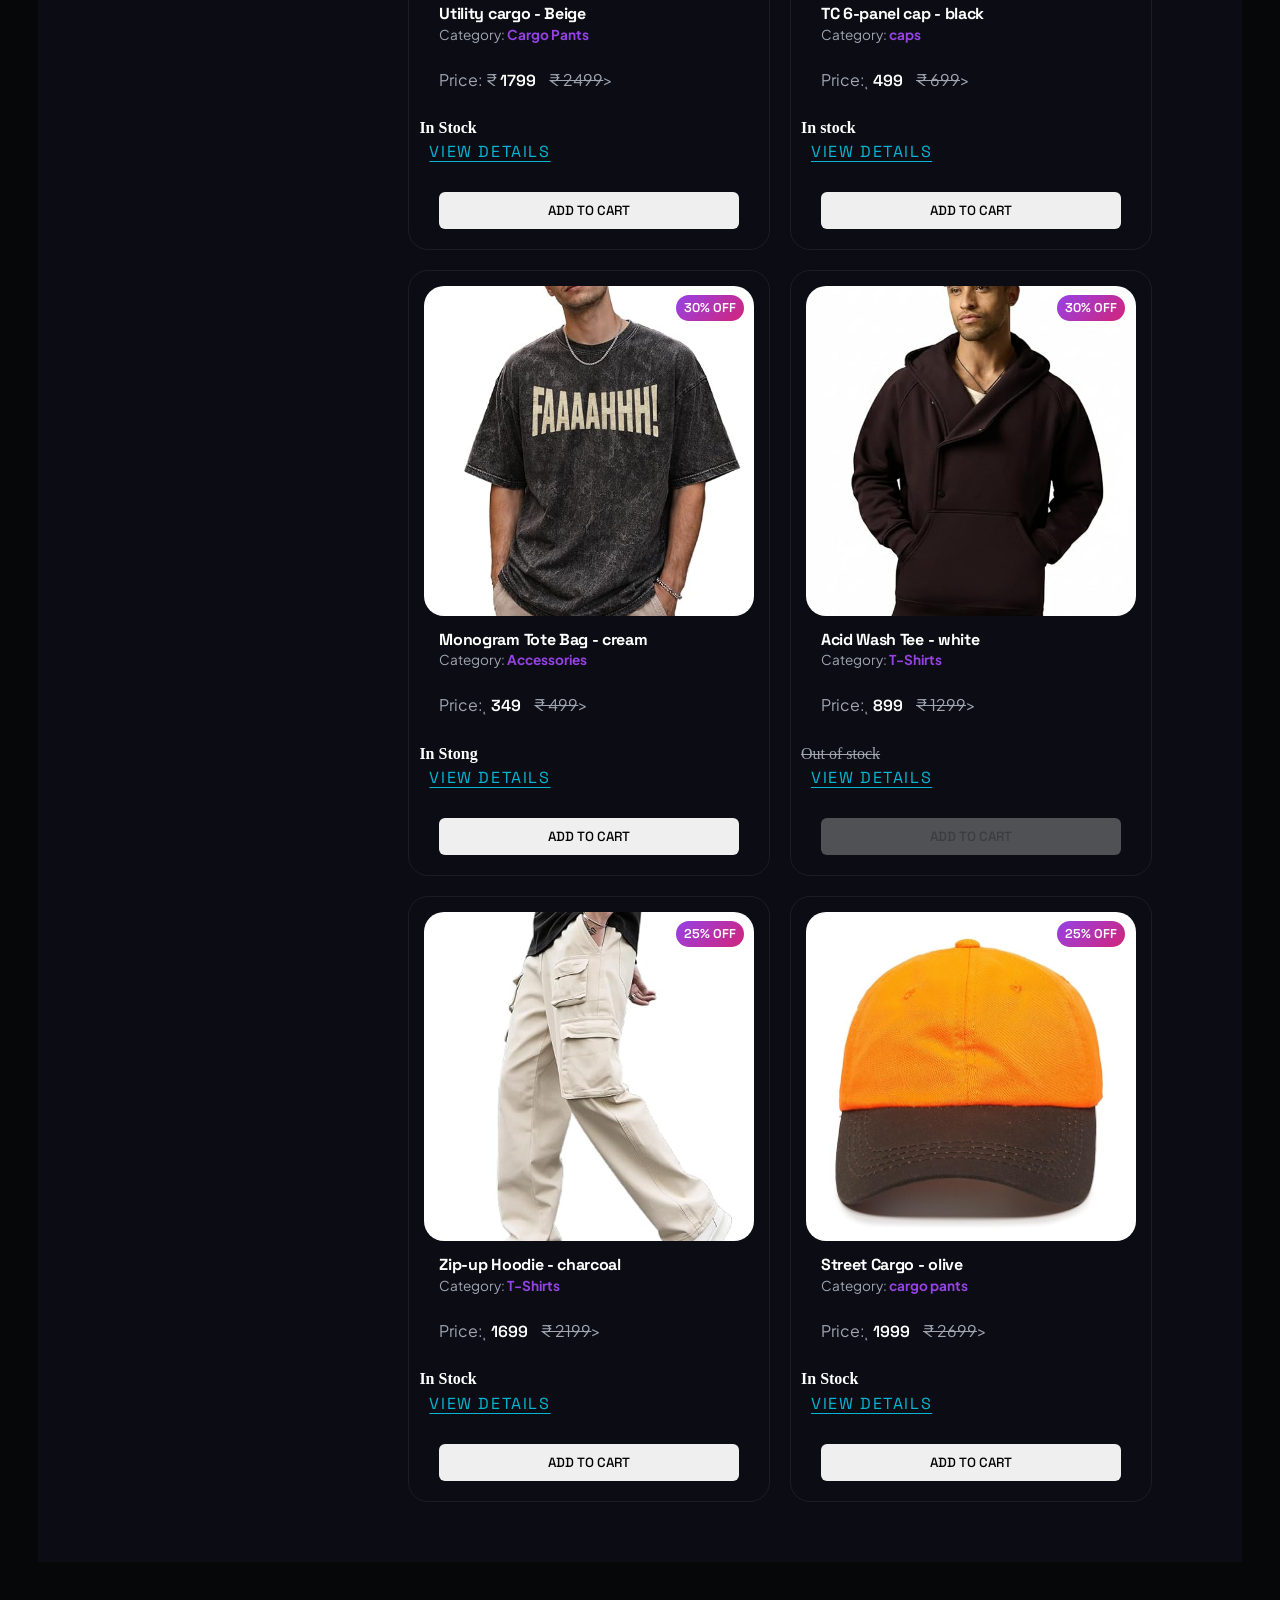
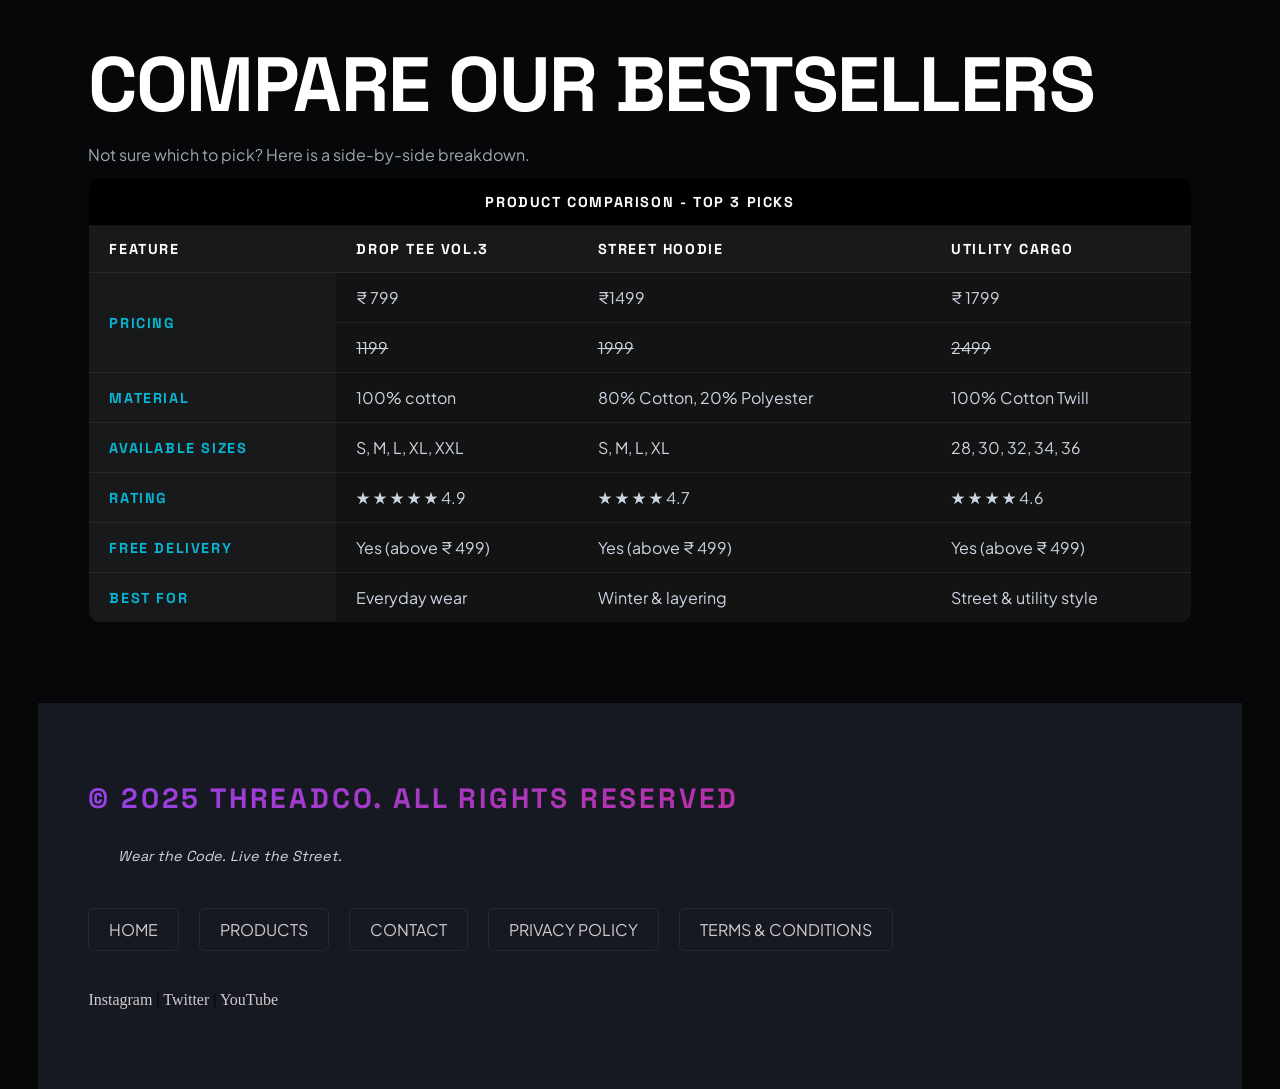
<file: products.html>
<!DOCTYPE html>
<html lang="en">

<head>
    <meta charset="UTF-8">
    <meta name="viewport" content="width=device-width, initial-scale=1.0">
    <title>threadco - the catalogue</title>
    
    <link rel="stylesheet" href="style.css">
</head>

<body>
    <header>
        <h1>ThreadCo</h1>
        <nav>
            <ul>
                <li><a href="index.html">Home</a></li>
                <li><a href="products.html">Products</a></li>
                <li><a href="product details.html">Product Detail</a></li>
                <li><a href="contact.html">Contact</a></li>
                <li><a href="">Cart (0)</a></li>
            </ul>
        </nav>


    </header>

    <main>
        <section id="catalogue">
            <h2>The Catalogue</h2>
            <p>Fresh drops, every Friday. <strong> Limited stock. No restocks.</strong> Ever.</p>
            <p>Showing <strong>8 products</strong> </p>
        </section>

        <div id="product-layout">
            <section id="sidebar">
                <h2>Filter By</h2>
                <hr>
                <h3>Category</h3>
                <ul>
                    <li>
                        <input type="checkbox" id="T-Shirts">
                        <label for="T-Shirts"> T-Shirts</label>
                    </li>
                    <li>
                        <input type="checkbox" id="Hoodies">
                        <label for="">Hoodies</label>
                    </li>
                    <li>
                        <input type="checkbox" id="Cargo Pants">
                        <label for=""> Cargo Pants</label>
                    </li>
                    <li>
                        <input type="checkbox" id="Caps">
                        <label for=""> Caps</label>
                    </li>

                    <li><input type="checkbox" id="Accessories">
                        <label for=""> Accessories</label>
                    </li>
                </ul>


                <h3>Price Range &#8377; </h3>

                <label for="min">Min</label>
                <input type="number" name="min" id="min" min="0" placeholder="0">
                <br>
                <label for="max">Max</label>
                <input type="number" name="max" id="max" max="10" min="0" placeholder="10">

                <h3>Sort By</h3>

                <select name="sort-by" id="">
                    <option value="">most popular</option>
                    <option value="">price high to low </option>
                    <option value="">price low to high</option>
                    <option value="">newest first</option>
                </select>

                <br><br>

                <button>apply filter</button>
                <button>clear all</button>




            </section>
            <section id="products">
                <h2>All product</h2>

                <div class="grid">
                    <article>
                        <figure>
                            <img src="images/product 1.jpg" alt="Oversized Drop Tee Vol.3">
                            <figcaption>Oversized Drop Tee Vol.3</figcaption>
                        </figure>
                        <h3>Oversized Drop Tee Vol.3</h3>
                        <p>Category: <span>T-Shirts</span></p>
                        <p>Price: &#8377; <strong> 799</strong> <s> &#8377; 1199</s>></p>
                        <p><mark>33% OFF</mark></p>
                        <p><strong>in Stock</strong></p>
                        <a href="products.html">View Details</a>
                        <button type="button">Add to Cart</button>
                    </article>

                    <article>
                        <figure>
                            <img src="images/product 2.jpg" alt="Threadco  street hoodie - olive ">
                            <figcaption> street hoodie - olive</figcaption>
                        </figure>
                        <h3>street hoodie - olive</h3>
                        <p>Category: <span>Hoodies</span></p>
                        <p>Price: &#8377; <strong> 1499</strong> <s> &#8377; 1999</s>></p>
                        <p><mark>25% OFF</mark></p>
                        <p><strong>In stock</strong></p>
                        <a href="index.html">View Details</a>
                        <button type="button">Add to Cart</button>
                    </article>

                    <article>
                        <figure>
                            <img src="images/product 3.jpg" alt="Threadco Utility cargo - Beige">
                            <figcaption>Utility cargo - Beige</figcaption>
                        </figure>
                        <h3>Utility cargo - Beige</h3>
                        <p>Category: <span>Cargo Pants</span></p>
                        <p>Price: &#8377; <strong> 1799</strong> <s> &#8377; 2499</s>></p>
                        <p><mark>28% OFF</mark></p>
                        <p><strong>In Stock</strong></p>
                        <a href="index.html">View Details</a>
                        <button type="button">Add to Cart</button>
                    </article>

                    <article>
                        <figure>
                            <img src="images/product 4.jpg" alt="Threadco TC 6-panel cap  in black ">
                            <figcaption>TC 6-panel cap - black </figcaption>
                        </figure>

                        <h3>TC 6-panel cap - black </h3>
                        <p>Category: <span>caps</span></p>
                        <p>Price: &#837; <strong> 499</strong> <s> &#8377; 699</s>></p>
                        <p><mark>28% OFF</mark></p>
                        <p><strong>In stock</strong></p>
                        <a href="products.html">View Details</a>
                        <button type="button">Add to Cart</button>
                    </article>

                    <article>
                        <figure>
                            <img src="images/product 1.jpg" alt="Threadco Monogram Tote Bag - cream">
                            <figcaption>Monogram Tote Bag - cream</figcaption>
                        </figure>

                        <h3>Monogram Tote Bag - cream</h3>
                        <p>Category: <span>Accessories</span></p>
                        <p>Price: &#837; <strong> 349</strong> <s> &#8377; 499</s>></p>
                        <p><mark>30% OFF</mark></p>
                        <p><strong>In Stong</strong></p>
                        <a href="products.html">View Details</a>
                        <button type="button">Add to Cart</button>
                    </article>

                    <article>
                        <figure>
                            <img src="images/product 2.jpg" alt="thradco Acid Wash Tee - white ">
                            <figcaption>Acid Wash Tee - white </figcaption>
                        </figure>

                        <h3>Acid Wash Tee - white </h3>
                        <p>Category: <span>T-Shirts</span></p>
                        <p>Price: &#837; <strong> 899</strong> <s> &#8377; 1299</s>></p>
                        <p><mark>30% OFF</mark></p>
                        <p><s>Out of stock</s></p>
                        <a href="products.html">View Details</a>
                        <button type="button" disabled>Add to Cart</button>
                    </article>

                    <article>
                        <figure>
                            <img src="images/product 3.jpg" alt="threadco Zip-up Hoodie - charcoal">
                            <figcaption>Zip-up Hoodie - charcoal</figcaption>
                        </figure>

                        <h3>Zip-up Hoodie - charcoal</h3>
                        <p>Category: <span>T-Shirts</span></p>
                        <p>Price: &#837; <strong> 1699</strong> <s> &#8377; 2199</s>></p>
                        <p><mark>25% OFF</mark></p>
                        <p><strong>In Stock</strong></p>
                        <a href="products.html">View Details</a>
                        <button type="button">Add to Cart</button>
                    </article>

                    <article>
                        <figure>
                            <img src="images/product 4.jpg" alt="threadco Street Cargo - olive">
                            <figcaption>Street Cargo - olive</figcaption>
                        </figure>

                        <h3>Street Cargo - olive</h3>
                        <p>Category: <span>cargo pants</span></p>
                        <p>Price: &#837; <strong> 1999</strong> <s> &#8377; 2699</s>></p>
                        <p><mark>25% OFF</mark></p>
                        <p><strong>In Stock</strong></p>
                        <a href="products.html">View Details</a>
                        <button type="button">Add to Cart</button>
                    </article>

                </div>



            </section>
        </div>


        <section class="best-sellers compare-best-sellers">
            <h2>Compare Our Bestsellers</h2>
            <p>Not sure which to pick? Here is a side-by-side breakdown.</p>
            <div class="table-scroll">
                <table>
                    <tr>
                        <th colspan="4">Product Comparison - Top 3 Picks</th>

                    <tr>
                        <th>Feature</th>
                        <th>Drop Tee Vol.3</th>
                        <th>Street Hoodie</th>
                        <th>Utility Cargo</th>

                    </tr>
                    <tr>
                        <th rowspan="2">Pricing</th>
                        <td>&#8377; 799</td>
                        <td>&#8377;1499</td>
                        <td>&#8377; 1799</td>

                    </tr>
                    <tr>

                        <td><s>1199</s></td>
                        <td><s>1999</s></td>
                        <td><s>2499</s></td>

                    </tr>
                    <tr>
                        <th>Material</th>
                        <td>100% cotton</td>
                        <td> 80% Cotton, 20% Polyester</td>
                        <td>100% Cotton Twill</td>

                    </tr>
                    <tr>
                        <th>Available Sizes</th>
                        <td>S, M, L, XL, XXL</td>
                        <td> S, M, L, XL</td>
                        <td> 28, 30, 32, 34, 36</td>

                    </tr>
                    <tr>
                        <th>Rating</th>
                        <td>&#9733; &#9733; &#9733; &#9733; &#9733; 4.9</td>
                        <td> &#9733; &#9733; &#9733; &#9733; 4.7</td>
                        <td> &#9733; &#9733; &#9733; &#9733; 4.6 </td>

                    </tr>
                    <tr>
                        <th>Free Delivery</th>
                        <td> Yes (above ₹ 499)</td>
                        <td> Yes (above ₹ 499)</td>
                        <td> Yes (above ₹ 499)</td>

                    </tr>
                    <tr>
                        <th>Best For</th>
                        <td> Everyday wear</td>
                        <td>Winter & layering</td>
                        <td>Street & utility style</td>

                    </tr>
                </table>
            </div>
        </section>

    </main>


    <footer id="footer">
        <h3>&copy; 2025 ThreadCo. All rights reserved</h3>
        <p><em>Wear the Code. Live the Street.</em></p>
        <nav>
            <ul>
                <li><a href="index.html">Home</a></li>
                <li><a href="products.html">Products</a></li>
                <li><a href="contact.html">Contact</a></li>
                <li><a href="">Privacy Policy</a></li>
                <li><a href="">Terms & Conditions</a></li>
            </ul>
        </nav>

        <a href="">Instagram </a> | <a href=""> Twitter </a> | <a href="">YouTube</a>
    </footer>
</body>

</html>
</file>
<file: style.css>
@import url('https://fonts.googleapis.com/css2?family=Plus+Jakarta+Sans:wght@300;400;500;600;700;800&family=Space+Grotesk:wght@400;500;600;700;800&display=swap');



* {
    padding: 0%;
    margin: 0%;
    box-sizing: border-box;
}

:root {
    /* Brand Theme Colors */
    --color-primary: #9642e6;
    --color-primary-glow: rgba(168, 85, 247, 0.25);
    --color-secondary: #d1247a;
    --color-secondary-glow: rgba(236, 72, 153, 0.25);
    --color-accent: #06b6d4;


    /* Base & Layout Backgrounds */
    --color-bg-base: #060709;
    --color-bg-section: #0c0d14;
    --color-bg-footer: #161922;
    --color-surface: #11131a;
    --color-surface-muted: #1e212f;


    /* Borders */
    --color-border: rgba(255, 255, 255, 0.07);


    /* Typography Text Colors */
    --white: #ffffff;
    --color-text-body: #cbd5e1;
    --color-text-muted: #9fa6b2;
    --font-display: 'Space Grotesk', sans-serif;
    --font-body: 'Plus Jakarta Sans', sans-serif;
    --radius-sm: 6px;
    --radius-md: 12px;
    --radius-lg: 20px;
    --shadow-sm: 0 4px 12px rgba(0, 0, 0, 0.5);
    --shadow-md: 0 12px 36px rgba(0, 0, 0, 0.7);
    --shadow-lg: 0 24px 64px rgba(0, 0, 0, 0.9);
    --gradient-accent: linear-gradient(135deg, var(--color-primary) 0%, var(--color-secondary) 100%);
    --gradient-secondary: linear-gradient(135deg, var(--color-accent) 0%, #3b82f6 100%);
}

html {
    font-size: 16px;
}

h1,
h2,
h3,
h4,
h5,
h6 {
    font-family: var(--font-display);
    font-weight: 700;
    line-height: 1.1;
    letter-spacing: -0.02em;
    color: var(--white);
}


h1 {
    font-size: clamp(2.4rem, 6vw, 5rem);
}

h2 {
    /* font-size: clamp(1.8rem, 4vw, 3rem); */
    font-size: clamp(2rem, 6vw, 5rem);
}

h3 {
    font-size: clamp(1.2rem, 2.5vw, 1.75rem);
}

h4 {
    font-size: 1.125rem;
    font-weight: 600;
}

p {
    font-size: 1rem;
    line-height: 1.7;
    color: var(--color-text-muted);
}


small {
    font-size: 0.8rem;
    color: var(--color-text-muted);
}

strong {
    color: var(--white);
    font-weight: 600;
}

em {
    color: var(--color-text-body);
}

ul {
    list-style: none;
}

a {
    /* color: inherit; */
    color: rgb(209, 203, 203);
    text-decoration: none;
}

body {
    background-color: var(--color-bg-base);
    /* padding: 0 50px;*/
    padding-left: clamp(20px, 3vw, 40px);
    padding-right: clamp(20px, 3vw, 40px);
    opacity: 1;
}

header {
    position: fixed;
    background-color: rgba(5, 5, 5, 0.603);
    backdrop-filter: blur(10px);
    /* background-color: white; */
    display: flex;
    /* flex-direction: column; */
    left: 60px;
    right: 60px;
    border-bottom: 1px solid var(--color-border);
    justify-content: space-between;
    align-items: center;
    padding: 20px 30px;
    text-transform: uppercase;
    z-index: 10;
    /* flex-wrap: wrap; */
}

header nav ul {
    display: flex;
    flex-wrap: wrap;
    gap: 20px;
    justify-content: center;
}

header h1 {
    font-size: 2rem;
    letter-spacing: 0.07em;
    background: var(--gradient-accent);
    background-clip: text;
    /* -webkit-background-clip: text; */
    color: transparent;
    /* -webkit-text-fill-color: transparent; */
}

header nav a {
    display: inline-block;
    font-family: var(--font-display);
    color: var(--color-text-muted);
    padding: 12px 20px;
    border-radius: var(--radius-sm);
    font-weight: 600;
    text-wrap: nowrap;
}

header nav a:hover {
    background-color: rgba(63, 60, 60, 0.87);
    color: var(--white);
}

header nav li:last-child a {
    background-color: var(--color-primary);
    color: var(--white);
}

header nav li:last-child a:hover {
    background-color: var(--color-secondary);
}

main {
    /* padding: 80px 60px 0; */
    padding-top: 50px;
}

#hero {
    min-height: 90vh;
    display: flex;
    justify-content: space-between;
    align-items: center;
    padding: 40px;
    gap: 30px;
    overflow: hidden;
}

.left-hero {
    display: flex;
    flex-direction: column;
    gap: 10px;
    max-width: 690px;
}

.left-hero h2 {
    /* font-size: 5rem; */
    /* font-size: clamp(2rem, 6vw, 5rem); */
    text-transform: uppercase;

}

#gradient-text {
    background: var(--gradient-accent);
    background-clip: text;
    color: transparent;
}

#hero p {
    /* font-size: 1.4rem; */
    font-size: clamp(1rem, 1 vw, 1.8rem);
    font-family: var(--font-body);
}

#cta {
    display: flex;
    gap: 20px;
    margin-top: 20px;
}

#cta a {
    /* border: 1px solid white; */
    padding: 15px 30px;
    border-radius: var(--radius-sm);
    text-transform: uppercase;
    font-family: var(--font-display);
    font-weight: 600;
    color: var(--white);
    /* border: transparent; */
}

.btn1 {
    background: var(--gradient-accent);
    display: flex;
    justify-content: center;
    align-items: center;
}

.btn1:hover {
    /* background-color: var(--color-primary); */
    box-shadow: 0 8px 20px rgba(223, 71, 190, 0.509);
    background: linear-gradient(135deg, #ba75facf 0%, #ec489ab9 100%);
    transform: translateY(-3px);
}

.btn2 {
    border: 2px solid rgba(104, 104, 104, 0.926);

}

.btn2:hover {
    background-color: rgba(255, 255, 255, 0.07);
    border-color: var(--white);
    transform: translateY(-3px);
}

.right-hero {
    flex: 1;
    display: flex;
    justify-content: center;
    align-items: center;
    height: 500px;
    min-width: 220px;
    position: relative;
    object-fit: cover;
}

.right-hero-image {
    max-width: 320px;
    height: auto;
    border-radius: var(--radius-lg);
    aspect-ratio: 3/4;
    z-index: 1;
    box-shadow: var(--shadow-md);
    animation: figure-animate 3s infinite alternate;
    border-radius: var(--radius-md);
    overflow: hidden;
}

.right-hero-image img {
    max-width: 100%;
    height: auto;
    display: block;
}

@keyframes figure-animate {

    0% {
        transform: translateY(0px);
    }

    100% {
        transform: translateY(20px);
    }
}

.right-hero img:hover {
    border: 1px solid var(--color-primary);
    box-shadow: var(--shadow-lg);

}

.glow {
    width: 400px;
    height: 400px;
    border-radius: 50%;
    position: absolute;
    filter: blur(50px);
    /* opacity: .4; */

    animation: orb-animate 4s infinite alternate;
}

@keyframes orb-animate {

    0% {
        opacity: 0.3;
    }

    100% {
        opacity: 0.9;
    }
}

.orb1 {
    top: 0%;
    left: 20%;
    background-color: var(--color-primary);
}

.orb2 {
    bottom: 0%;
    right: 20%;
    background-color: var(--color-secondary);
}

#week-drop {
    background-color: #0c0d14;
    padding: 80px 60px;
}

#week-drop {
    text-transform: uppercase;
}

#week-drop>p {
    margin: 15px 0;
    font-family: var(--font-body);
}

.cards {
    display: flex;
    flex-wrap: wrap;
    gap: 30px;
    margin-top: 40px;
}

.cards article,
.grid article {
    flex: 1 1 260px;
    display: flex;
    flex-direction: column;
    padding: 10px;
    border-radius: var(--radius-lg);
    overflow: hidden;
    border: 1px solid var(--color-border);
}

figure {
    /* position: relative; */
    overflow: hidden;
    aspect-ratio: 3/4;
    padding: 5px;
    border-radius: var(--radius-lg);
    overflow: hidden;
}

.grid article figure {
    aspect-ratio: 4/4;
}

figcaption {
    display: none;
}

figure img {
    width: 100%;
    height: 100%;
    object-fit: cover;
    border-radius: var(--radius-lg);
    transition: all 0.5s linear 0s;
}

article {
    position: relative;
    transition: all 0.5s linear 0s;
}

article h3 {
    padding: 10px 20px 0;
    font-size: 1rem;
}

article p:first-of-type {
    padding: 0 20px;
    font-family: var(--font-body);
    font-size: 0.85rem;
}

article p span {
    color: var(--color-primary);
    font-weight: 700;
}

article p:nth-of-type(2) {
    padding: 20px 20px;
    font-family: var(--font-body);
}

article p:nth-of-type(2) strong {
    font-family: var(--font-display);

}

article p:nth-of-type(2) s {
    margin-left: 10px;
}

article p:nth-of-type(3) mark {
    background: var(--gradient-accent);
    padding: 2px 8px;
    border-radius: var(--radius-lg);
    color: var(--white);
    font-family: var(--font-display);
    font-weight: 600;
    position: absolute;
    top: 4%;
    right: 7%;
    font-size: 0.8rem;
}

article>a {
    color: var(--color-accent);
    text-decoration: underline;
    text-transform: uppercase;
    letter-spacing: 0.1em;
    font-family: var(--font-display);
    text-underline-offset: 4px;
    padding: 0px 10px 20px;

}

article>a:hover {
    color: var(--color-secondary);

}

article>button {
    margin: 10px 20px;
    padding: 10px 20px;
    border-radius: var(--radius-sm);
    border: none;
    text-transform: uppercase;
    font-family: var(--font-display);
    font-weight: 500;
}

article>button:hover {
    color: var(--white);
    background-color: var(--color-primary);
    cursor: pointer;
}

article:hover {
    border: 1px solid var(--color-primary);
    box-shadow: 0 10px 20px var(--color-primary-glow);

    transform: translateY(-10px);

}

article:hover>figure img {
    transform: scale(1.1);
}

.best-sellers {
    padding: 80px 50px;

}

.best-sellers h2 {
    text-transform: uppercase;
    margin-bottom: 15px;
}

.best-sellers table {

    width: 100%;
    border: 1px solid white;
    border-radius: var(--radius-md);
    overflow: hidden;
    border-collapse: collapse;
}

th[colspan="5"] {
    background: var(--gradient-accent);
    padding: 14px 20px;
    font-family: var(--font-body);
    letter-spacing: 0.1em;
    text-transform: uppercase;
    font-size: 1.1rem;
    text-align: center;
    color: white;
}

th {
    padding: 14px 20px;
    text-align: left;
    background-color: rgba(255, 255, 255, 0.07);
    text-transform: uppercase;
    font-family: var(--font-display);
    color: var(--color-text-muted);
    letter-spacing: 0.1rem;
    font-size: 0.9rem;

}

td {
    padding: 14px 20px;
    font-family: var(--font-body);
    color: var(--color-text-body);
    background-color: rgba(30, 30, 30, 0.550);
    border-top: 1px solid var(--color-border);

}

tr:hover td {
    background-color: rgba(255, 255, 255, 0.07);

}

#best-sellers-month tr:hover td:first-child {
    color: var(--color-secondary)
}

#why-threadco {
    padding: 80px 50px;
    color: white;
}

#why-threadco h2 {
    text-transform: uppercase;
    margin-bottom: 10px;
}

#why-threadco p {
    font-family: var(--font-body);
    margin-bottom: 5px;
}

#why-threadco ul {
    display: flex;
    flex-wrap: wrap;
    gap: 20px;
    margin: 50px 0;
}

#why-threadco ul li {
    flex: 1 1 240px;
    background-color: var(--color-surface);
    padding: 24px;
    border-radius: var(--radius-md);
    border: 1px solid var(--color-border);
    border-left: 10px solid var(--color-accent);
    font-family: var(--font-body);
    color: var(--color-text-muted);
    font-size: 0.9rem;
}

#why-threadco ul li:hover {
    border-left: 10px solid var(--color-primary);
}

#why-threadco ul li strong {
    display: block;
    font-family: var(--font-display);
    margin-bottom: 10px;
    font-size: 1.2rem;
}

#why-threadco dl {
    margin: 10px;
    border-top: 1px solid var(--color-border);
    display: flex;
    flex-wrap: wrap;
    padding: 30px 0;
    gap: 10px;
}

#why-threadco dl section {
    flex: 1 1 270px;
    border: 1px solid var(--color-border);
    padding: 24px;
    border-radius: var(--radius-md);
}

#why-threadco dl section:hover {
    background-color: var(--color-bg-section);
    border: 1px solid var(--color-primary);
}

#why-threadco dl dt {
    color: var(--color-accent);
    font-family: var(--font-display);
    margin-bottom: 10px;
    text-transform: uppercase;
}

#why-threadco dl dd {
    font-family: var(--font-body);
    color: var(--color-text-muted);
    font-size: 0.9rem;
}

#get-early {
    background-color: var(--color-surface);
    text-align: center;
    padding: 120px 50px;
}


#get-early h2 {
    text-transform: uppercase;
    padding: 15px 0;
}

#get-early p {
    padding: 20px 0;
    font-family: var(--font-body);
    font-size: 1.1rem;
    max-width: 520px;
    margin: auto;
}

#get-early form {
    display: flex;
    margin: auto;
    border: 1px solid var(--color-border);
    border-radius: var(--radius-sm);
    max-width: 520px;
    overflow: hidden;
}

#get-early input[type="email"] {
    flex: 1;
    padding: 14px 30px;
    background: transparent;
    border: none;
    outline: none;
    color: white;
    font-family: var(--font-body);
    font-size: 1.2rem;
    background-color: rgba(50, 50, 50, 0.305);
}

#get-early input[type="email"]::placeholder {
    font-size: 1.2rem;

}

#get-early form button {
    font-family: var(--font-display);
    letter-spacing: 0.2em;
    background: var(--gradient-accent);
    text-transform: uppercase;
    padding: 14px 30px;
    border: none;
    color: white;
    font-weight: 700;
}

#get-early small {
    font-family: var(--font-body);
}

#footer {
    background-color: var(--color-bg-footer);
    padding: 80px 50px;
}

#footer h3 {
    text-transform: uppercase;
    background: var(--gradient-accent);
    background-clip: text;
    color: transparent;
    letter-spacing: .1em;
    margin-bottom: 10px;
}

#footer p {
    font-size: 1.2rem;
    font-family: var(--font-display);
}

#footer nav ul {
    display: flex;
    gap: 20px;
    margin: 40px 0;
    flex-wrap: wrap;

}

#footer nav ul li {
    border: 1px solid var(--color-border);
    border-radius: var(--radius-sm);
    padding: 10px 20px;
    text-transform: uppercase;
    font-family: var(--font-body);
}

#footer nav ul li:hover {
    border: 1px solid var(--color-primary);
}

#footer p {
    margin: 30px;
    font-size: .9rem;
}

#footer p a {
    color: var(--color-accent);
}

#footer p a:hover {
    color: var(--color-secondary);
}

/* products.html */

#catalogue {
    padding: 120px 48px;
}

#catalogue h2 {
    text-transform: uppercase;
    /* font-size: 4rem; */
    padding-bottom: 20px;
}

#catalogue p {
    font-family: var(--font-body);
    font-size: 1.1rem;
}

#product-layout {
    /* sidebar+ products (heading+grid)*/
    display: grid;
    grid-template-columns: 280px 1fr;
    background-color: var(--color-bg-section);
    padding: 60px;
    align-items: start;
}

#sidebar {
    background-color: #171822;
    border-radius: var(--radius-md);
    padding: 10px 10px;
    position: sticky;
    top: 100px;
    height: auto;
}

#sidebar h2 {
    text-transform: uppercase;
    color: var(--color-primary);
    font-size: 0.8rem;
    letter-spacing: .2em;
    padding-bottom: 10px;
}

#sidebar hr {
    opacity: 0.1;
    height: 0.5px;

}

#sidebar h3 {
    padding-top: 30px;
    padding-bottom: 20px;
    text-transform: uppercase;
    font-size: 0.8rem;
    letter-spacing: .1em;
}

#sidebar ul {
    display: flex;
    flex-direction: column;
    gap: 10px;
    color: var(--color-text-muted);
    font-family: var(--font-body);
}

#sidebar ul {
    display: flex;
    flex-direction: column;
    gap: 10px;
    color: var(--color-text-muted);
    font-family: var(--font-body);
}

#sidebar ul li {
    display: flex;
    gap: 10px;

}

#sidebar input[type="checkbox"] {
    accent-color: var(--color-primary);
    width: 18px;
    height: 18px;
    cursor: pointer;
    ;
}


#sidebar label {
    cursor: pointer;
    color: var(--color-text-muted);
    font-family: var(--font-body);
}

#sidebar input[type="number"] {
    width: 100%;
    margin: 10px 0;
    padding: 8px 10px;
    background-color: rgba(0, 0, 0, 0.9);
    border: 1px solid var(--color-border);
    border-radius: var(--radius-sm);
    outline: none;
    color: white;
    font-size: 0.9rem;
}

#sidebar input[type="number"]:focus {
    border-color: var(--color-primary);
}

#sidebar select {
    width: 100%;
    margin: 10px 0px;
    padding: 8px 10px;
    background-color: rgba(0, 0, 0, 0.9);
    border: 1px solid var(--color-border);
    border-radius: var(--radius-sm);
    outline: none;
    color: white;
    font-size: 0.9rem;
}

#sidebar button {
    width: 100%;
    margin: 10px 0px;
    padding: 8px 10px;
    border: 1px solid var(--color-border);
    border-radius: var(--radius-sm);
    font-size: 1rem;
    font-family: var(--font-display);
    text-transform: uppercase;
    border-radius: var(--radius-sm);
    font-weight: 600;
    cursor: pointer;
}

#sidebar button:nth-of-type(2) {
    background-color: transparent;
    color: var(--color-text-muted);
}

#products {
    padding: 0px 30px;
}

#products h2 {
    text-transform: uppercase;
    color: var(--color-text-muted);
    /* font-size: 1.3rem; */
    padding-bottom: 20px;
}

.grid {
    display: grid;
    grid-template-columns: repeat(auto-fill, minmax(240px, 1fr));
    gap: 20px;

}

.compare-best-sellers p {
    font-size: 1rem;
    font-family: var(--font-body);
    margin-bottom: 10px;
}

.compare-best-sellers table tr:first-child th {
    background-color: black;
    text-align: center;
    color: var(--white);
}

.compare-best-sellers table tr th,
.compare-best-sellers table tr td {
    border: none;
}

.compare-best-sellers table tr:nth-of-type(2) th {
    color: var(--white);
}

.compare-best-sellers table tr th {
    color: var(--color-accent);
}

.compare-best-sellers table tr {
    border: 1px solid var(--color-border);
}

/* Product details.html */

nav[aria-label="breadcrumb"] {
    display: inline-block;
    padding: 15px 30px;
    color: var(--color-text-muted);
    font-family: var(--font-body);
    font-size: .8rem;
}

nav[aria-label="breadcrumb"] a {
    display: inline-block;
    padding: 0 3px;
    color: var(--color-primary);
}

nav[aria-label="breadcrumb"] a:hover {
    color: var(--color-secondary);
}

#product-detail {
    display: flex;
    padding: 40px 30px;
    flex-wrap: wrap;
    justify-content: center;
    gap: 40px;
}

#product-detail figure {
    flex: 0 0 50%;
}

#product-detail div {
    flex: 1;
}

.product-detail-left h2 {
    text-transform: uppercase;
    margin-bottom: 20px;
}

.product-detail-left p {
    font-family: var(--font-body);
    font-size: 1.05rem;
    margin-bottom: 20px;
}

.product-detail-left mark {
    background: var(--gradient-accent);
    padding: 4px 16px;
    border-radius: var(--radius-lg);
    color: var(--white);
    font-family: var(--font-display);
    font-weight: 600;
    top: 4%;
    right: 7%;
    font-size: 0.8rem;
}

.product-detail-left p:nth-of-type(2) {
    display: flex;
    align-items: center;
    gap: 15px;
    margin-bottom: 10px;
}

.product-detail-left p:nth-of-type(2) strong {
    font-size: 2.5rem;
    font-family: var(--font-display);
}

.product-detail-left label {
    display: block;
    color: white;
    text-transform: uppercase;
    font-family: var(--font-display);
    letter-spacing: 0.1rem;
    font-size: 0.9rem;
}

.product-detail-left input[type="number"],
.product-detail-left select {
    background-color: rgba(255, 255, 255, 0.07);
    border: 1px solid var(--color-border);
    outline: none;
    padding: 10px 20px;
    margin: 10px 0;
    width: 100%;
    max-width: 300px;
    color: white;
    border-radius: var(--radius-sm);
}

.product-detail-left input[type="number"]:focus,
.product-detail-left select:focus {
    border-color: var(--color-primary);
}

.product-detail-left a {
    margin-left: 10px;
    font-family: var(--font-body);
    text-decoration: underline;
    color: var(--color-accent);
    font-size: 0.9rem;
    text-underline-offset: 4px;
}

.product-details-btns {
    display: flex;
    gap: 10px;
}

.product-details-btns button {
    flex: 1;
    padding: 10px;
    font-size: 1.1rem;
    text-transform: uppercase;
    font-family: var(--font-display);
    border: none;
    border-radius: var(--radius-sm);
    color: white;
    font-weight: 600px;
}

.product-details-btns button:first-child {
    flex: 1.5;
    background: var(--gradient-accent);
}

.product-details-btns button:nth-of-type(2) {
    background-color: transparent;
    border: 1px solid white;
}

.product-details-btns button:nth-of-type(2):hover {
    background-color: white;
    color: black;
}

.product-detail-left ul {
    color: white;
    display: flex;
    flex-direction: column;
    gap: 10px;
    padding: 30px;
    border: 1px solid var(--color-border);
    border-left: 3px solid var(--color-accent);
    background-color: var(--color-surface);
    border-radius: var(--radius-md);
}

.product-detail-left ul li {
    color: var(--color-text-muted);
    font-family: var(--font-body);
}

#size-chat {
    padding: 70px;
    background-color: var(--color-bg-section);
}

#size-chat table {
    border: none;
}

#size-chat h2 {
    text-transform: uppercase;
    margin: 10px 0;
}

#size-chat p {
    font-family: var(--font-body);

}

#size-chat caption {
    color: var(--color-text-muted);
    margin-top: 30px;
    margin-bottom: 10px;
    font-family: var(--font-body);
    font-size: 0.9rem;

}

#size-chat table tr:first-child th {
    background-color: black;
    text-align: center;
    color: white;
}

#size-chat table tr:nth-of-type(2) th {
    color: white;
}

#size-chat table tr th,
#size-chat table tr td {
    background-color: #111418;
}

#size-chat table tr:hover th,
#size-chat table tr:hover td {
    background-color: #11141b34;
}

#product-details {
    color: white;
    padding: 80px 40px;

}

#product-details dl {
    display: flex;
    flex-direction: column;
    gap: 10px;
}

#product-details dl div {
    display: flex;
    border: 1px solid var(--color-border);
    width: 100%;
    max-width: 700px;
    gap: 8px;
    padding: 10px 0;
    margin-top: 10px;
    align-items: center;
    flex-wrap: wrap;
}

#product-details dl div dt {
    flex: 1;
    color: var(--color-text-muted);
    font-family: var(--font-display);
}

#product-details dl div dd {
    flex: 2;
    font-family: var(--font-body);
}

.customer-reviews {
    background-color: var(--color-bg-section);
    padding: 80px 40px;
}

.customer-reviews h2 {
    text-transform: uppercase;
    padding: 20px 0;
}

.customer-reviews p {
    font-family: var(--font-body);
    color: white;
    font-size: 1.1rem;
}

.customer-reviews-details {
    display: flex;
    gap: 20px;
    margin: 20px 0;
}

.customer-reviews-details article {
    flex: 1;
    border-radius: var(--radius-sm);
    border: 1px solid var(--color-border);
    background-color: var(--color-surface);
    padding: 30px;
}

.customer-reviews-details article p:first-of-type {
    color: #f59e0d;
}

.might-also-like {
    padding: 40px 30px;
}

.might-also-like h3 {
    padding: 30px 0;
}

.also-like-items {
    display: flex;
    gap: 20px;
    flex-wrap: wrap;
}

.also-like-items article {
    flex: 1;
    border: 1px solid var(--color-border);
    padding: 10px;
    border-radius: var(--radius-lg);
    background-color: var(--color-surface);

}

.also-like-items article figure {
    aspect-ratio: 1;
}


/* contact.html page  */

.get-in-touch {
    padding: 140px 20px;

}

.get-in-touch h2 {
    text-transform: uppercase;
    /* font-size: 4.5rem; */
}

.get-in-touch p {
    padding-top: 10px;
    font-family: var(--font-body);
}

.details {
    display: flex;
    background-color: var(--color-bg-section);
    padding: 100px 70px;
    gap: 70px;
    align-items: flex-start;
}

.send-us-message {
    flex: 1;
    padding-top: 80px;
}

.our-details {
    flex: 0 0 350px;
}

.send-us-message h2,
.our-details h2 {
    /* font-size: 1.5rem; */
    text-transform: uppercase;

}

.send-us-message fieldset {
    background-color: var(--color-surface);
    border-radius: var(--radius-md);
    border: 1px solid var(--color-border);
    margin-top: 40px;
    padding: 30px;
}

.send-us-message legend {
    color: var(--color-primary);
    text-transform: uppercase;
    font-family: var(--font-display);
    font-weight: 500;
    font-size: 0.8rem;
}

.send-us-message label {
    display: block;
    color: var(--white);
    text-transform: uppercase;
    font-family: var(--font-display);
    font-size: 0.8rem;
    padding: 20px 0 5px;

}

.send-us-message input,
.send-us-message select,
.send-us-message textarea {
    width: 100%;
    border-radius: var(--radius-sm);
    border: 1px solid var(--color-border);
    background-color: rgba(0, 0, 0, 0.5);
    padding: 20px 10px;
    font-size: 0.9rem;
    color: white;
    outline: none;
}

.send-us-message input:focus,
.send-us-message select:focus,
.send-us-message textarea:focus {
    border-color: var(--color-primary);
}

.send-us-message small {
    display: block;
    font-family: var(--font-body);
    padding: 5px;

}

.consent {
    display: flex;
    align-items: center;
    gap: 10px;
    margin: 20px 0;
}

.consent input {
    width: 20px;
    height: 20px;
    accent-color: var(--color-primary);
}

.consent label {
    padding: 0;
}

.send-us-message input::placeholder,
.send-us-message select::placeholder,
.send-us-message textarea::placeholder {
    font-family: var(--font-body);
}

.contact-btns {
    display: flex;
    margin: 40px 0;
    gap: 10px;
}

.contact-btns button {
    padding: 10px 20px;
    border-radius: var(--radius-sm);
    outline: none;
    border: 1px solid var(--color-border);
    font-family: var(--font-display);
    text-transform: uppercase;
    font-weight: 500;
}

.contact-btns button:first-child {
    background: var(--gradient-accent);
    color: white;
    border: none;
}

.contact-btns button:last-child {
    color: var(--color-text-muted);
    background: none;

}

.send-us-message input[type="file"] {
    color: var(--color-text-muted);
}

.our-details {
    position: sticky;
    top: 100px;
}

.our-details address {
    background-color: var(--color-surface);
    padding: 40px;
    border: 1px solid var(--color-border);
    border-left: 3px solid var(--color-primary);
    color: white;
    margin: 30px 0;
    border-radius: var(--radius-md);
    font-style: normal;
    font-family: var(--font-display);
    color: var(--color-text-muted);

}

.our-details address strong {
    font-size: 1.3rem;
    font-family: var(--font-display);
    margin-bottom: 20px;
    display: inline-block;
}

.our-details address a {
    color: var(--color-accent);
    text-decoration: underline;
    text-underline-offset: 5px;
    margin-bottom: 10px;
    display: inline-block;

}

.our-details address a:hover {
    color: var(--color-secondary);
}

.our-details div:first-of-type {
    margin-top: 50px;
}

.our-details div:first-of-type h3,
.our-details div:last-of-type h3 {
    font-size: 0.8rem;
    padding: 10px 0;
    color: var(--color-text-muted);
    letter-spacing: .1rem;
    text-transform: uppercase;
}

.our-details div:first-of-type table {
    border-collapse: collapse;
    border-radius: var(--radius-md);
    overflow: hidden;
}

.our-details div:last-of-type ul {
    display: flex;
    flex-direction: column;
    gap: 10px;
}

.our-details div:last-of-type ul li {
    border: 1px solid var(--color-border);
    border-radius: var(--radius-sm);
    padding: 15px 25px;
    font-family: var(--font-body);
    background-color: var(--color-surface);
}

.our-details div:last-of-type ul li:hover {
    color: var(--white);
    border-color: var(--color-primary);
}

.common-questions {
    padding: 80px 40px;
    color: white;
}

.common-questions h2 {
    text-transform: uppercase;
}

.common-questions p {
    font-family: var(--font-body);
}

.common-questions details {
    font-family: var(--font-body);
    border-top: 1px solid var(--color-border);
    padding: 30px 0;
}

.common-questions details:last-of-type {
    border-bottom: 1px solid var(--color-border);
}

.common-questions details[open] {
    color: var(--color-primary);
}

.common-questions summary {
    list-style: none;
    display: flex;
    justify-content: space-between;
    font-family: var(--font-display);
    font-weight: 500;
    align-items: center;
}

.common-questions summary::after {
    content: "+";
    font-size: 2rem;
    font-weight: 500;
    transition: all 0.4s linear;
}

.common-questions details[open] summary::after {
    color: var(--color-secondary);
    transform: rotate(45deg);

}

.common-questions p {
    padding: 30px;
    width: 100%;
    max-width: 900px;
}

@media (max-width: 1200px) {

    header {
        left: 0px;
        right: 0px;
    }

    #hero {
        flex-direction: column;
        text-align: center;
    }

    .left-hero {
        justify-content: center;
        align-items: center;
    }
}

@media (max-width: 992px) {
    header {
        flex-direction: column;
        gap: 10px;
    }

    header nav a {
        padding: 6px 10px;
        font-size: 0.9rem;
    }
}

@media (max-width: 768px) {

    header {
        position: static;
    }

    main {
        padding-top: 0;
    }

    #hero {
        /* padding: 120px 20px 25px; */
    }

    .best-sellers {
        padding: 60px 10px;
    }

    .table-scroll {
        overflow-x: auto;
        /* scrollbar-width: none; */
    }

    #product-layout {
        display: flex;
        flex-direction: column;
    }

    #sidebar {
        position: static;
        width: 100%;
    }
}

@media (max-width: 480px) {
    header {
        padding: 20px 15px;
    }

    #cta {
        flex-direction: column;
    }

    #get-early form{
        flex-direction: column;
    }

    #week-drop {
        padding: 40px 10px;
    }

    body{
        padding: 0%;
    }
}
</file>
